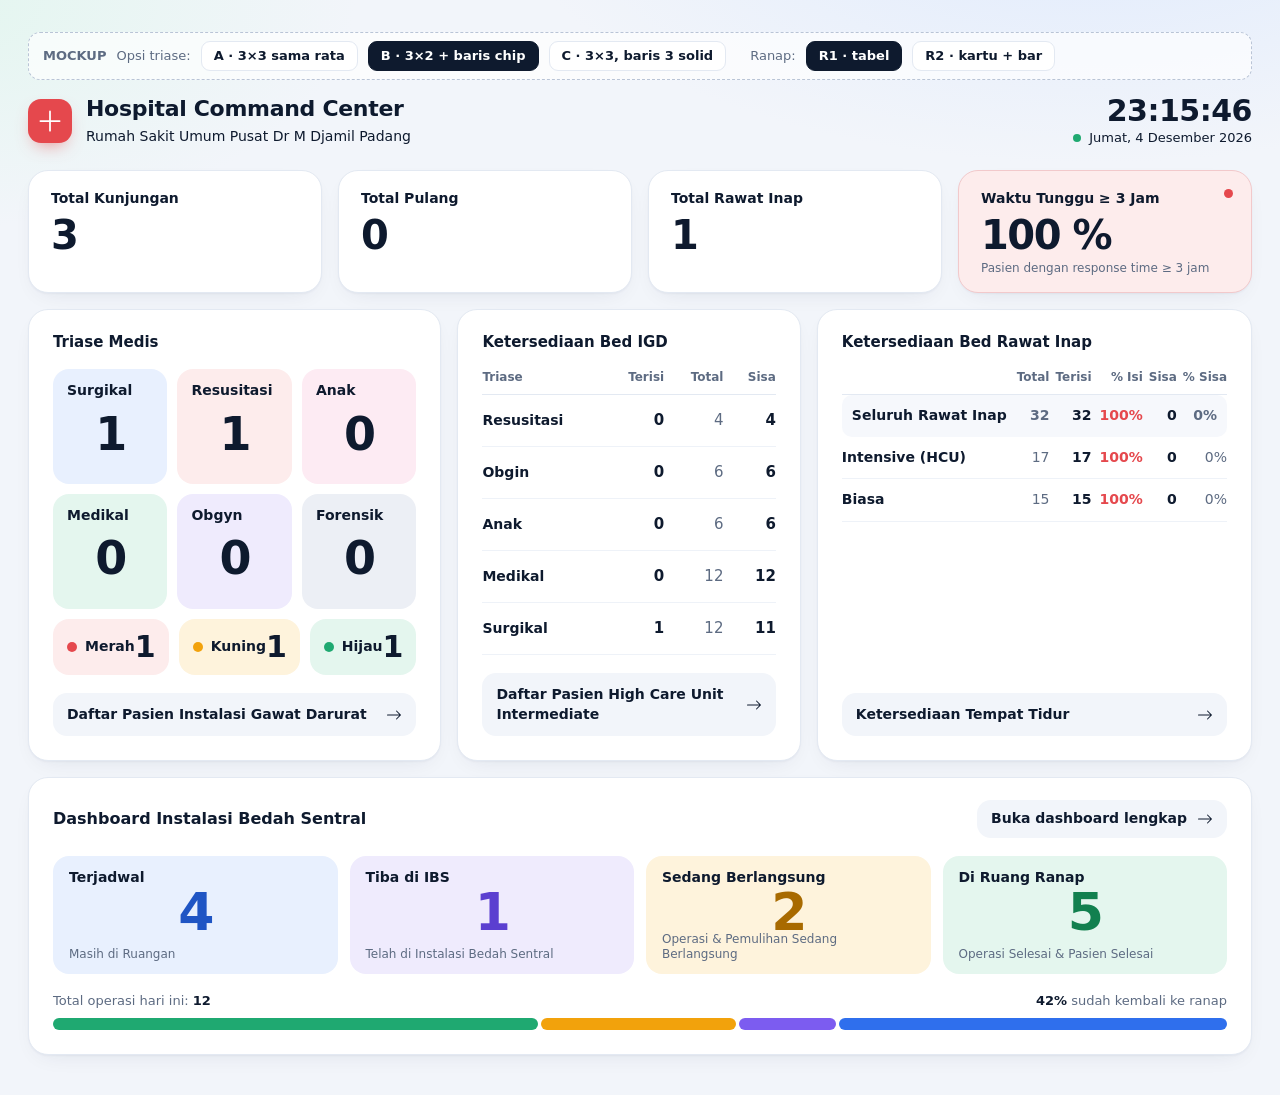
<file: index.html>
<!DOCTYPE html>
<html lang="id">
<head>
<meta charset="UTF-8">
<meta name="viewport" content="width=device-width, initial-scale=1">
<title>Hospital Command Center · Mockup Executive</title>
<style>
:root{--text:#0e1a2e;--muted:#5d6b82;--line:#e3e9f2;--red:#e5484d;--amber:#f2a20c;--green:#1fa971;--blue:#2f6fed}
*{box-sizing:border-box;margin:0;padding:0}
html{color-scheme:light}
body{min-height:100vh;padding:32px 28px 40px;
  background:radial-gradient(900px 420px at 85% -10%,#dfeafd 0%,transparent 65%),radial-gradient(700px 380px at -5% 0%,#e3f6ef 0%,transparent 60%),#f2f5fa;
  color:var(--text);font:15px/1.4 "Segoe UI",system-ui,-apple-system,Roboto,sans-serif;-webkit-font-smoothing:antialiased}
a{color:inherit;text-decoration:none}
.board{display:flex;flex-direction:column;gap:16px;max-width:1280px;margin:0 auto}
.num{font-variant-numeric:tabular-nums}
.ic{display:inline-block;width:1em;height:1em;fill:currentColor;flex:none}

/* Toolbar mock (hapus saat masuk PHP) */
.devbar{max-width:1280px;margin:0 auto 14px;display:flex;align-items:center;gap:10px;flex-wrap:wrap;
  padding:8px 14px;border:1px dashed #b9c4d6;border-radius:12px;background:#ffffffaa;font-size:13px;color:var(--muted)}
.devbar button{font:inherit;font-weight:600;padding:5px 12px;border-radius:9px;border:1px solid var(--line);background:#fff;color:var(--text);cursor:pointer}
.devbar button[aria-pressed="true"]{background:var(--text);color:#fff;border-color:var(--text)}
.devbar button:focus-visible{outline:2px solid var(--blue);outline-offset:2px}

/* Header */
.top{display:flex;justify-content:space-between;align-items:center;flex-wrap:wrap;gap:16px;margin-bottom:6px}
.brand{display:flex;align-items:center;gap:14px}
.brand h1{font-size:22px;font-weight:700;letter-spacing:-.3px;line-height:1.15}
.brand p{margin-top:6px;font-size:14px}
.mark{display:grid;place-items:center;width:44px;height:44px;border-radius:13px;background:var(--red);color:#fff;font-size:28px;box-shadow:0 8px 18px -8px rgba(229,72,77,.7)}
.clock{text-align:right}
.clock b{display:block;font-size:30px;font-weight:700;letter-spacing:-.5px;line-height:1.1;font-variant-numeric:tabular-nums}
.clock span{display:inline-flex;align-items:center;gap:8px;font-size:13px}
.live{width:8px;height:8px;border-radius:50%;background:var(--green);animation:live 2s infinite}
@keyframes live{0%{box-shadow:0 0 0 0 rgba(31,169,113,.5)}70%,100%{box-shadow:0 0 0 8px rgba(31,169,113,0)}}

/* Kartu */
.card{padding:22px 24px 24px;background:#fff;border:1px solid var(--line);border-radius:20px;
  box-shadow:0 1px 2px rgba(16,32,64,.04),0 8px 24px -12px rgba(16,32,64,.12)}
.card h2{margin-bottom:16px;font-size:15px;font-weight:650}

/* Baris 1 */
.kpis{display:grid;grid-template-columns:repeat(4,1fr);gap:16px}
.kpi{display:flex;flex-direction:column;gap:4px;padding:18px 22px 16px}
.kpi span{font-size:14px;font-weight:600}
.kpi b{font-size:40px;font-weight:700;letter-spacing:-1.5px;line-height:1.1}
.kpi small{font-size:12px;color:var(--muted);line-height:1.3}
.k-late{position:relative;background:#fdecec;border-color:#f2c9cb;cursor:pointer;transition:transform .3s,box-shadow .3s,border-color .2s}
.k-late::before{content:"";position:absolute;top:18px;right:18px;width:9px;height:9px;border-radius:50%;background:var(--red);animation:ping 2.2s infinite}
@keyframes ping{0%{box-shadow:0 0 0 0 rgba(229,72,77,.5)}70%,100%{box-shadow:0 0 0 9px rgba(229,72,77,0)}}
.k-late:hover{transform:translateY(-3px);border-color:var(--red);box-shadow:0 14px 26px -16px var(--red)}
.k-late:focus-visible{outline:2px solid var(--red);outline-offset:2px}

/* Baris 2 */
.grid{display:grid;grid-template-columns:1.05fr 1fr 1.2fr;gap:16px}
.c-triase,.c-bed{display:flex;flex-direction:column}

/* Triase: angka di tengah */
.triage{flex:1;display:grid;grid-template-columns:repeat(3,1fr);gap:10px;margin-bottom:18px;align-content:stretch}
.tile{position:relative;display:grid;place-items:center;min-height:96px;padding:14px 12px 10px;border-radius:16px;background:var(--cb);transition:transform .3s,box-shadow .3s}
.tile span{position:absolute;top:12px;left:14px;font-size:14px;font-weight:650}
.tile b{font-size:46px;font-weight:700;letter-spacing:-1.8px;line-height:1;padding-top:10px}
.tile:hover{transform:translateY(-3px);box-shadow:0 12px 22px -14px var(--c)}
.tile:focus-visible{outline:2px solid var(--c);outline-offset:2px}
.t-surgikal{--c:#2f6fed;--cb:#e8f0fe}.t-resusitasi{--c:#e5484d;--cb:#fdecec}.t-anak{--c:#e5679f;--cb:#fdebf3}
.t-medikal{--c:#1fa971;--cb:#e4f6ee}.t-obgyn{--c:#7c5cf0;--cb:#efebfd}.t-forensik{--c:#56657c;--cb:#eceff5}
/* Merah/Kuning/Hijau */
.t-merah{--c:#e5484d;--cb:#fdecec}.t-kuning{--c:#f2a20c;--cb:#fef3dc}.t-hijau{--c:#1fa971;--cb:#e4f6ee}
.solid.t-merah{--cb:#e5484d;color:#fff}.solid.t-kuning{--cb:#f2a20c;color:#2b1d00}.solid.t-hijau{--cb:#1fa971;color:#fff}
/* Opsi B: baris chip tipis */
.chips{display:grid;grid-template-columns:repeat(3,1fr);gap:10px}
.chips .tile{min-height:0;height:56px;padding:0 14px;display:flex;align-items:center;justify-content:space-between}
.chips .tile span{position:static;display:flex;align-items:center;gap:8px}
.chips .tile span::before{content:"";width:10px;height:10px;border-radius:50%;background:var(--c)}
.chips .tile b{padding:0;font-size:30px;letter-spacing:-1px}
.triage-wrap{flex:1;display:flex;flex-direction:column;gap:10px;margin-bottom:18px}
.triage-wrap .triage{margin-bottom:0}

/* Tabel */
.tbl{width:100%;border-collapse:collapse;font-variant-numeric:tabular-nums}
.tbl th{font-size:12px;font-weight:600;color:var(--muted);text-align:right;padding:0 0 8px 8px;border-bottom:1px solid var(--line);white-space:nowrap}
.tbl th:first-child,.tbl td:first-child{text-align:left;padding-left:0}
.tbl td{padding:11px 0 11px 8px;text-align:right;font-size:15px;font-weight:600;border-bottom:1px solid #eef2f8}
.tbl td:first-child{font-weight:600;font-size:14px}
.tbl tr.total td{border-bottom:0;font-weight:700;background:#f6f8fc}
.tbl tr.total td:first-child{padding-left:10px;border-radius:10px 0 0 10px}
.tbl tr.total td:last-child{padding-right:10px;border-radius:0 10px 10px 0}
.tbl tr.grp th{padding:16px 0 6px;border:0;font-size:13px;color:var(--text);text-align:left}
.tbl tr.grp:first-of-type th{padding-top:0}
.tbl td.dim{color:var(--muted);font-weight:500}
.occ{display:flex;align-items:center;justify-content:flex-end;gap:8px}
.occ i{display:block;width:44px;height:6px;border-radius:3px;background:#e9eef6;overflow:hidden}
.occ i u{display:block;height:100%;background:var(--c);border-radius:3px}
.occ em{font-style:normal;min-width:38px;color:var(--c)}
[data-tone=green]{--c:var(--green)}[data-tone=amber]{--c:#d98a00}[data-tone=red]{--c:var(--red)}
.ranap td:first-child{font-size:14px;padding-right:4px}
.ranap td{font-size:14px}
.ranap th{padding-left:6px}

 .tbl td:first-child{white-space:nowrap}
.ranap-wrap{margin-bottom:18px}
.rk{display:flex;flex-direction:column;gap:14px}
.rk-i{padding:12px 14px;border-radius:14px;background:#f6f8fc}
.rk-i.main{background:#eef3fb}
.rk-h{display:flex;justify-content:space-between;align-items:baseline;font-weight:650;font-size:14px}
.rk-h b{font-size:28px;letter-spacing:-1px;color:var(--c)}
.rk-bar{height:8px;border-radius:4px;background:#dfe6f1;margin:6px 0 8px;overflow:hidden}
.rk-bar u{display:block;height:100%;background:var(--c);border-radius:4px}
.rk-f{display:flex;justify-content:space-between;font-size:12.5px;color:var(--muted)}
.rk-f b{color:var(--text)}
.shortcut{display:flex;justify-content:space-between;align-items:center;gap:10px;margin-top:auto;padding:12px 14px;border-radius:14px;background:#f2f5fa;font-size:14px;font-weight:600;transition:background .2s}
.shortcut .ic{font-size:16px;transition:transform .25s}
.shortcut:hover{background:#e8f0fe}.shortcut:hover .ic{transform:translateX(4px)}
.shortcut:focus-visible{outline:2px solid var(--blue);outline-offset:2px}
.c-bed .tbl{margin-bottom:18px}
#tbl-igd td{padding:15px 0 15px 8px}
#tbl-igd td:first-child{padding-left:0}

/* Baris 3: IBS */
.ibs-head{display:flex;justify-content:space-between;align-items:center;gap:12px;margin-bottom:18px;flex-wrap:wrap}
.ibs-head h2{margin:0;font-size:16px}
.ibs-head .shortcut{margin:0;padding:9px 14px}
.flow{display:grid;grid-template-columns:repeat(4,1fr);gap:12px}
.stage{display:grid;place-items:center;position:relative;min-height:118px;padding:14px;border-radius:16px;background:var(--cb)}
.stage span{position:absolute;top:12px;left:16px;font-size:14px;font-weight:650}
.stage small{position:absolute;bottom:11px;left:16px;right:16px;font-size:12px;color:var(--muted);line-height:1.3}
.stage b{font-size:52px;font-weight:700;letter-spacing:-2px;line-height:1;padding-bottom:6px}
.s-jadwal{--cb:#e8f0fe}.s-tiba{--cb:#efebfd}.s-jalan{--cb:#fef3dc}.s-selesai{--cb:#e4f6ee}
.s-jadwal b{color:#1f55c4}.s-tiba b{color:#5b3fd0}.s-jalan b{color:#a86a00}.s-selesai b{color:#12804f}
.prog{margin-top:18px}
.prog-meta{display:flex;justify-content:space-between;font-size:13px;color:var(--muted);margin-bottom:8px}
.prog-meta b{color:var(--text)}
.bar{display:flex;gap:3px;height:12px}
.bar i{display:block;border-radius:6px;min-width:6px}
.bar .b1{background:var(--blue)}.bar .b2{background:var(--amber)}.bar .b4{background:#7c5cf0}.bar .b3{background:var(--green)}

@media (max-width:1100px){.flow{grid-template-columns:1fr 1fr}.kpis{grid-template-columns:repeat(2,1fr)}.grid{grid-template-columns:1fr 1fr}.c-triase{grid-column:1/-1}}
@media (max-width:700px){body{padding:20px 14px 32px}.kpis,.grid{grid-template-columns:1fr}.clock{text-align:left}
  .flow{grid-template-columns:1fr 1fr}}
@media (prefers-reduced-motion:reduce){*,*::before,*::after{animation-duration:.01ms!important;transition-duration:.01ms!important}}
</style>
</head>
<body>

<svg width="0" height="0" style="position:absolute" aria-hidden="true"><defs>
  <symbol id="i-plus" viewBox="0 0 16 16"><path fill-rule="evenodd" d="M8 2a.5.5 0 0 1 .5.5v5h5a.5.5 0 0 1 0 1h-5v5a.5.5 0 0 1-1 0v-5h-5a.5.5 0 0 1 0-1h5v-5A.5.5 0 0 1 8 2Z"/></symbol>
  <symbol id="i-arrow-right" viewBox="0 0 16 16"><path fill-rule="evenodd" d="M1 8a.5.5 0 0 1 .5-.5h11.793l-3.147-3.146a.5.5 0 0 1 .708-.708l4 4a.5.5 0 0 1 0 .708l-4 4a.5.5 0 0 1-.708-.708L13.293 8.5H1.5A.5.5 0 0 1 1 8z"/></symbol>
</defs></svg>

<div class="devbar" role="group" aria-label="Mockup opsi triase">
  <b>MOCKUP</b> Opsi triase:
  <button data-opt="A" aria-pressed="false">A · 3×3 sama rata</button>
  <button data-opt="B" aria-pressed="true">B · 3×2 + baris chip</button>
  <button data-opt="C" aria-pressed="false">C · 3×3, baris 3 solid</button>
  <span style="margin-left:14px">Ranap:</span>
  <button data-r="R1" aria-pressed="true">R1 · tabel</button>
  <button data-r="R2" aria-pressed="false">R2 · kartu + bar</button>
</div>

<main class="board">
  <header class="top">
    <div class="brand">
      <span class="mark" aria-hidden="true"><svg class="ic"><use href="#i-plus"/></svg></span>
      <div><h1>Hospital Command Center</h1><p>Rumah Sakit Umum Pusat Dr M Djamil Padang</p></div>
    </div>
    <div class="clock"><b id="time">--:--:--</b><span><i class="live" aria-hidden="true"></i><em id="date" style="font-style:normal">-</em></span></div>
  </header>

  <section class="kpis" aria-label="Ringkasan">
    <div class="card kpi"><span>Total Kunjungan</span><b class="num">3</b></div>
    <div class="card kpi"><span>Total Pulang</span><b class="num">0</b></div>
    <div class="card kpi"><span>Total Rawat Inap</span><b class="num">1</b></div>
    <a class="card kpi k-late" href="#" title="Persentase pasien dengan waktu tunggu / response time ≥ 3 jam">
      <span>Waktu Tunggu ≥ 3 Jam</span><b class="num">100 %</b><small>Pasien dengan response time ≥ 3 jam</small>
    </a>
  </section>

  <div class="grid">
    <!-- Triase -->
    <section class="card c-triase" aria-label="Triase medis">
      <h2>Triase Medis</h2>
      <div class="triage-wrap" id="triage"></div>
      <a class="shortcut" href="#"><span>Daftar Pasien Instalasi Gawat Darurat</span><svg class="ic"><use href="#i-arrow-right"/></svg></a>
    </section>

    <!-- Bed IGD -->
    <section class="card c-bed" aria-label="Ketersediaan bed IGD">
      <h2>Ketersediaan Bed IGD</h2>
      <table class="tbl" id="tbl-igd"></table>
      <a class="shortcut" href="#"><span>Daftar Pasien High Care Unit Intermediate</span><svg class="ic"><use href="#i-arrow-right"/></svg></a>
    </section>

    <!-- Bed Ranap -->
    <section class="card c-bed" aria-label="Ketersediaan bed rawat inap">
      <h2>Ketersediaan Bed Rawat Inap</h2>
      <div id="ranap" class="ranap-wrap"></div>
      <a class="shortcut" href="#"><span>Ketersediaan Tempat Tidur</span><svg class="ic"><use href="#i-arrow-right"/></svg></a>
    </section>
  </div>

  <!-- IBS -->
  <section class="card" aria-label="Instalasi Bedah Sentral">
    <div class="ibs-head">
      <h2>Dashboard Instalasi Bedah Sentral</h2>
      <a class="shortcut" href="#"><span>Buka dashboard lengkap</span><svg class="ic"><use href="#i-arrow-right"/></svg></a>
    </div>
    <div class="flow" id="ibs-flow"></div>
    <div class="prog" id="ibs-prog"></div>
  </section>
</main>

<script>
(function(){
  /* ===== DATA MOCK (ganti dengan data controller) ===== */
  var triase=[
    {k:'surgikal',l:'Surgikal',v:1},{k:'resusitasi',l:'Resusitasi',v:1},{k:'anak',l:'Anak',v:0},
    {k:'medikal',l:'Medikal',v:0},{k:'obgyn',l:'Obgyn',v:0},{k:'forensik',l:'Forensik',v:0}];
  var level=[{k:'merah',l:'Merah',v:1},{k:'kuning',l:'Kuning',v:1},{k:'hijau',l:'Hijau',v:1}];
  /* IGD: free = bed tersedia (4/4 = semua tersedia) */
  var igd=[{n:'Resusitasi',t:4,f:4},{n:'Obgin',t:6,f:6},{n:'Anak',t:6,f:6},{n:'Medikal',t:12,f:12},{n:'Surgikal',t:12,f:11}];
  var ibs={jadwal:4,tiba:1,jalan:2,selesai:5};

  /* ===== Helper ===== */
  function tone(p){return p>90?'red':(p>=70?'amber':'green');}
  function pct(a,b){return b?Math.round(a/b*100):0;}
  function sum(a,k){return a.reduce(function(s,x){return s+x[k];},0);}
  function tile(x,cls){return '<a class="tile t-'+x.k+(cls?' '+cls:'')+'" href="#"><span>'+x.l+'</span><b class="num">'+x.v+'</b></a>';}

  /* ===== Triase (opsi A/B/C) ===== */
  function renderTriase(opt){
    var h='';
    if(opt==='A'){
      h='<div class="triage">'+triase.map(function(x){return tile(x);}).join('')+level.map(function(x){return tile(x);}).join('')+'</div>';
    }else if(opt==='C'){
      h='<div class="triage">'+triase.map(function(x){return tile(x);}).join('')+level.map(function(x){return tile(x,'solid');}).join('')+'</div>';
    }else{
      h='<div class="triage">'+triase.map(function(x){return tile(x);}).join('')+'</div>'+
        '<div class="chips">'+level.map(function(x){return tile(x);}).join('')+'</div>';
    }
    document.getElementById('triage').innerHTML=h;
    [].forEach.call(document.querySelectorAll('.devbar button'),function(b){b.setAttribute('aria-pressed',b.dataset.opt===opt);});
  }
  [].forEach.call(document.querySelectorAll('.devbar button'),function(b){b.onclick=function(){renderTriase(b.dataset.opt);};});
  renderTriase('B');

  /* ===== Tabel IGD ===== */
  var h='<thead><tr><th>Triase</th><th>Terisi</th><th>Total</th><th>Sisa</th></tr></thead><tbody>';
  igd.forEach(function(r){h+='<tr><td>'+r.n+'</td><td>'+(r.t-r.f)+'</td><td class="dim">'+r.t+'</td><td>'+r.f+'</td></tr>';});
  document.getElementById('tbl-igd').innerHTML=h+'</tbody>';

  /* ===== Ranap kumulatif (R1 tabel / R2 kartu) ===== */
  var rn=[{n:'Intensive (HCU)',t:17,o:17},{n:'Biasa',t:15,o:15}];
  var all={n:'Seluruh Rawat Inap',t:sum(rn,'t'),o:sum(rn,'o')};
  function cell(p){return '<td data-tone="'+tone(p)+'" style="color:var(--c)">'+p+'%</td>';}
  function renderRanap(v){
    var el=document.getElementById('ranap'),x;
    if(v==='R2'){
      x='<div class="rk">'+[all].concat(rn).map(function(r,i){var p=pct(r.o,r.t),f=r.t-r.o;
        return '<div class="rk-i'+(i?'':' main')+'" data-tone="'+tone(p)+'"><div class="rk-h"><span>'+r.n+'</span><b class="num">'+p+'%</b></div>'+
          '<div class="rk-bar"><u style="width:'+p+'%"></u></div>'+
          '<div class="rk-f num"><span><b>'+r.o+'</b> terisi dari <b>'+r.t+'</b> bed</span><span>Sisa <b>'+f+'</b> ('+(100-p)+'%)</span></div></div>';}).join('')+'</div>';
    }else{
      x='<table class="tbl ranap"><thead><tr><th></th><th>Total</th><th>Terisi</th><th>% Isi</th><th>Sisa</th><th>% Sisa</th></tr></thead><tbody>'+
        [all].concat(rn).map(function(r,i){var p=pct(r.o,r.t);
          return '<tr'+(i?'':' class="total"')+'><td>'+r.n+'</td><td class="dim">'+r.t+'</td><td>'+r.o+'</td>'+cell(p)+'<td>'+(r.t-r.o)+'</td><td class="dim">'+(100-p)+'%</td></tr>';}).join('')+'</tbody></table>';
    }
    el.innerHTML=x;
    [].forEach.call(document.querySelectorAll('[data-r]'),function(b){b.setAttribute('aria-pressed',b.dataset.r===v);});
  }
  [].forEach.call(document.querySelectorAll('[data-r]'),function(b){b.onclick=function(){renderRanap(b.dataset.r);};});
  renderRanap('R1');

  /* ===== IBS ===== */
  var tot=ibs.jadwal+ibs.tiba+ibs.jalan+ibs.selesai,ps=pct(ibs.selesai,tot);
  function st(c,l,v,d){return '<div class="stage '+c+'"><span>'+l+'</span><b class="num">'+v+'</b><small>'+d+'</small></div>';}
  document.getElementById('ibs-flow').innerHTML=
    st('s-jadwal','Terjadwal',ibs.jadwal,'Masih di Ruangan')+
    st('s-tiba','Tiba di IBS',ibs.tiba,'Telah di Instalasi Bedah Sentral')+
    st('s-jalan','Sedang Berlangsung',ibs.jalan,'Operasi &amp; Pemulihan Sedang Berlangsung')+
    st('s-selesai','Di Ruang Ranap',ibs.selesai,'Operasi Selesai &amp; Pasien Selesai');
  function seg(n,c){return n?'<i class="'+c+'" style="flex:'+n+'"></i>':'';}
  document.getElementById('ibs-prog').innerHTML=
    '<div class="prog-meta"><span>Total operasi hari ini: <b class="num">'+tot+'</b></span><span><b class="num">'+ps+'%</b> sudah kembali ke ranap</span></div>'+
    '<div class="bar" role="img" aria-label="Terjadwal '+ibs.jadwal+', tiba di IBS '+ibs.tiba+', berlangsung '+ibs.jalan+', di ruang ranap '+ibs.selesai+'">'+seg(ibs.selesai,'b3')+seg(ibs.jalan,'b2')+seg(ibs.tiba,'b4')+seg(ibs.jadwal,'b1')+'</div>';

  /* ===== Jam ===== */
  var hari=['Minggu','Senin','Selasa','Rabu','Kamis','Jumat','Sabtu'],bulan=['Januari','Februari','Maret','April','Mei','Juni','Juli','Agustus','September','Oktober','November','Desember'];
  function pad(n){return n<10?'0'+n:''+n;}
  function tick(){var d=new Date();
    document.getElementById('time').textContent=pad(d.getHours())+':'+pad(d.getMinutes())+':'+pad(d.getSeconds());
    document.getElementById('date').textContent=hari[d.getDay()]+', '+d.getDate()+' '+bulan[d.getMonth()]+' '+d.getFullYear();}
  tick();setInterval(tick,1000);
})();
</script>
</body>
</html>
</file>
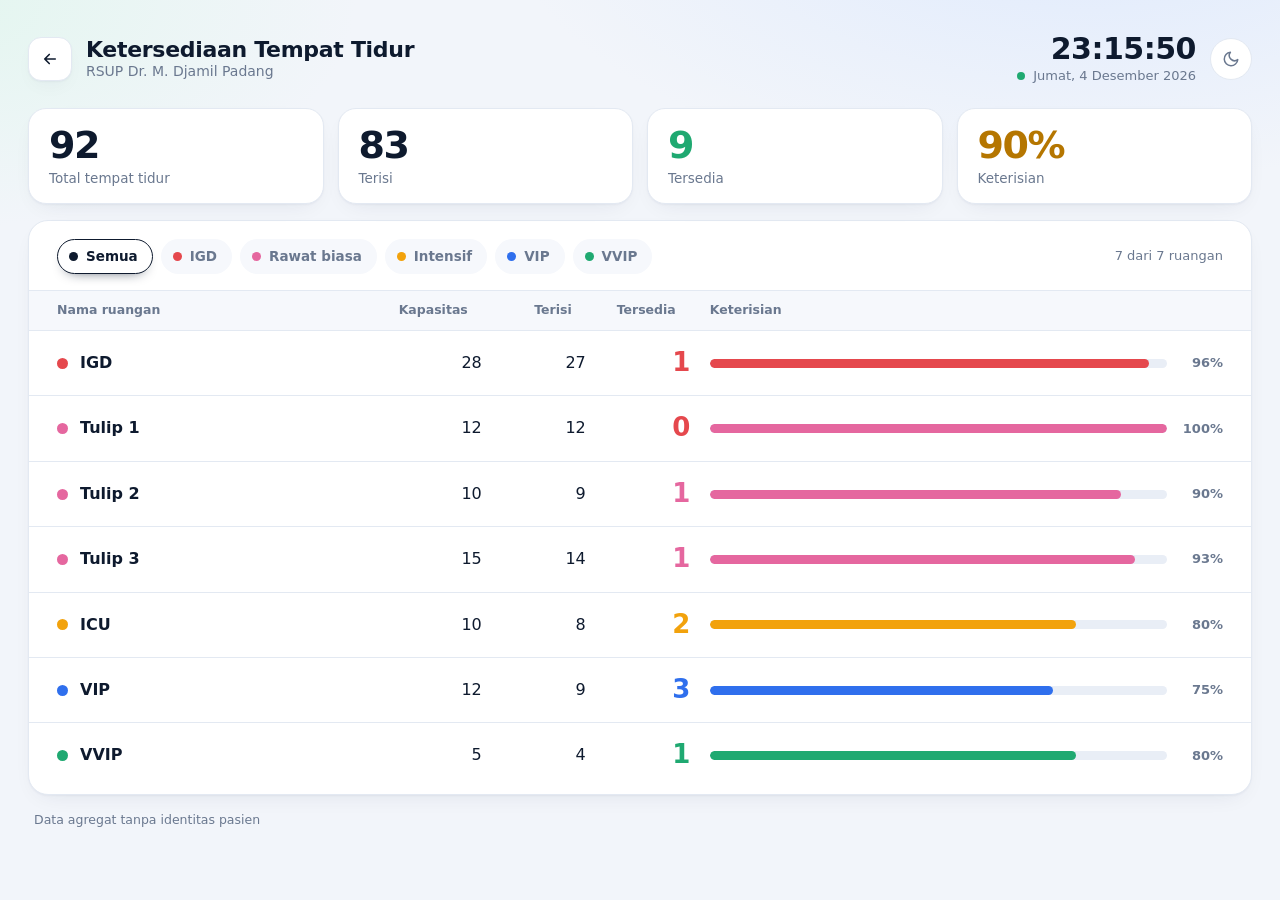
<file: bed/index.html>
<!DOCTYPE html>
<html lang="id">
<head>
<meta charset="UTF-8">
<meta name="viewport" content="width=device-width, initial-scale=1">
<title>Ketersediaan Tempat Tidur · RSUP Dr M Djamil Padang</title>
<script src="../assets/bed/script.js"></script>

<link rel="stylesheet" href="../assets/bed/style.css">
</head>
<body>
<main class="board">
  <header class="top">
    <div class="brand">
      <a class="back" href="../igd/index.html" aria-label="Kembali ke dashboard">
        <svg viewBox="0 0 24 24" width="18" height="18" fill="none" stroke="currentColor" stroke-width="2.2" stroke-linecap="round" stroke-linejoin="round"><path d="M19 12H5M11 6l-6 6 6 6"/></svg>
      </a>
      <div>
        <h1>Ketersediaan Tempat Tidur</h1>
        <p>RSUP Dr. M. Djamil Padang</p>
      </div>
    </div>
    <div class="right">
      <div class="clock">
        <b id="time">--:--:--</b>
        <span><i class="live" id="live" aria-hidden="true"></i><em id="date">-</em></span>
      </div>
      <button class="theme" id="theme" type="button" aria-label="Ganti tema terang atau gelap">
        <svg class="i-moon" viewBox="0 0 24 24" width="18" height="18" fill="none" stroke="currentColor" stroke-width="2" stroke-linecap="round" stroke-linejoin="round"><path d="M21 12.8A9 9 0 1 1 11.2 3a7 7 0 0 0 9.8 9.8z"/></svg>
        <svg class="i-sun" viewBox="0 0 24 24" width="18" height="18" fill="none" stroke="currentColor" stroke-width="2" stroke-linecap="round"><circle cx="12" cy="12" r="4"/><path d="M12 2v2M12 20v2M4.9 4.9l1.4 1.4M17.7 17.7l1.4 1.4M2 12h2M20 12h2M4.9 19.1l1.4-1.4M17.7 6.3l1.4-1.4"/></svg>
      </button>
    </div>
  </header>

  <section class="stats" aria-label="Ringkasan">
    <div class="stat"><b class="num" data-key="cap">0</b><span>Total tempat tidur</span></div>
    <div class="stat"><b class="num" data-key="occ">0</b><span>Terisi</span></div>
    <div class="stat s-green"><b class="num" data-key="free">0</b><span>Tersedia</span></div>
    <div class="stat s-amber"><b class="num" data-key="pct">0</b><span>Keterisian</span></div>
  </section>

  <section class="card list-card">
    <div class="toolbar">
      <div class="chips" id="chips" role="group" aria-label="Filter jenis ruangan"></div>
      <p class="count" id="count"></p>
    </div>

    <div class="scroll"><div class="tbl">
      <div class="grid head" role="row">
        <button type="button" data-sort="name">Nama ruangan<i></i></button>
        <button type="button" data-sort="cap" class="n">Kapasitas<i></i></button>
        <button type="button" data-sort="occ" class="n">Terisi<i></i></button>
        <button type="button" data-sort="free" class="n">Tersedia<i></i></button>
        <button type="button" data-sort="pct">Keterisian<i></i></button>
      </div>
      <div id="rows"></div>
    </div></div>

    <div class="empty" id="empty" hidden>
      <p>Tidak ada ruangan pada kategori ini.</p>
      <button type="button" id="reset">Tampilkan semua</button>
    </div>
  </section>

  <footer class="note">Data agregat tanpa identitas pasien</footer>
</main>
</body>
</html>
</file>
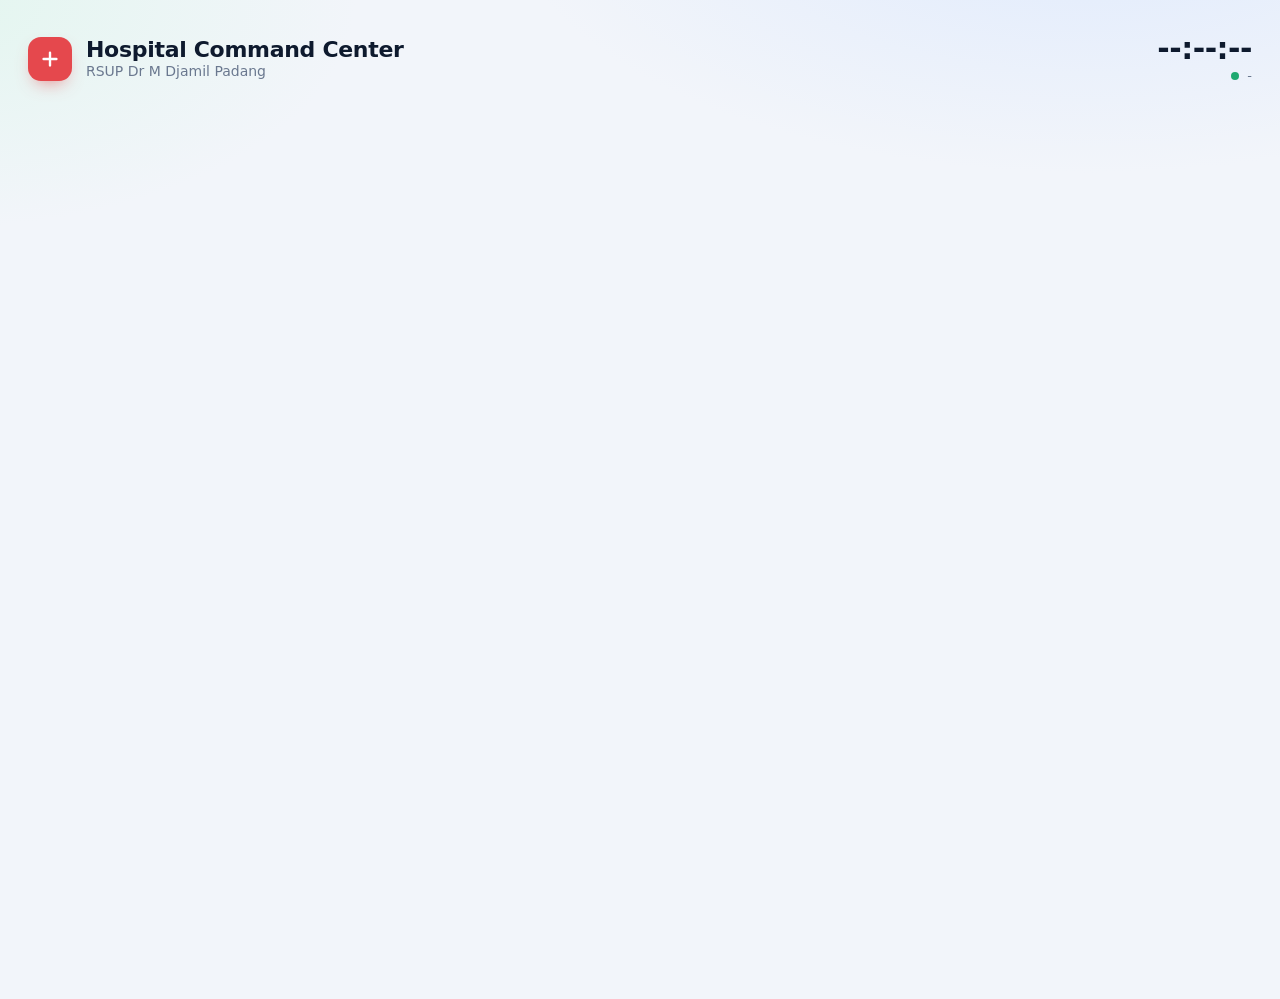
<file: igd/index.html>
<!DOCTYPE html>
<html lang="id">
<head>
<meta charset="UTF-8">
<meta name="viewport" content="width=device-width, initial-scale=1">
<title>Hospital Command Center · RSUP Dr M Djamil Padang</title>
<script src="../assets/igd/script.js"></script>

<link rel="stylesheet" href="../assets/igd/style.css">
</head>
<body>
<main class="board">
  <header class="top">
    <div class="brand">
      <span class="mark" aria-hidden="true"><svg viewBox="0 0 24 24" width="22" height="22" fill="none" stroke="currentColor" stroke-width="2.6" stroke-linecap="round"><path d="M12 5v14M5 12h14"/></svg></span>
      <div>
        <h1>Hospital Command Center</h1>
        <p>RSUP Dr M Djamil Padang</p>
      </div>
    </div>
    <div class="clock">
      <b id="time">--:--:--</b>
      <span><i class="live" aria-hidden="true"></i><em id="date">-</em></span>
    </div>
  </header>

  <div class="grid">
    <!-- IGD -->
    <section class="card c-igd">
      <h2>Pasien IGD</h2>
      <div class="triage">
        <a class="tile t-surgikal" href="#" data-triage="surgikal"><span>Surgikal</span><b class="num">14</b><svg class="go" viewBox="0 0 24 24" width="16" height="16" fill="none" stroke="currentColor" stroke-width="2.4" stroke-linecap="round" stroke-linejoin="round" aria-hidden="true"><path d="M7 17L17 7M8 7h9v9"/></svg></a>
        <a class="tile t-resusitasi" href="#" data-triage="resusitasi"><span>Resusitasi</span><b class="num">3</b><svg class="go" viewBox="0 0 24 24" width="16" height="16" fill="none" stroke="currentColor" stroke-width="2.4" stroke-linecap="round" stroke-linejoin="round" aria-hidden="true"><path d="M7 17L17 7M8 7h9v9"/></svg></a>
        <a class="tile t-anak" href="#" data-triage="anak"><span>Anak</span><b class="num">11</b><svg class="go" viewBox="0 0 24 24" width="16" height="16" fill="none" stroke="currentColor" stroke-width="2.4" stroke-linecap="round" stroke-linejoin="round" aria-hidden="true"><path d="M7 17L17 7M8 7h9v9"/></svg></a>
        <a class="tile t-medikal" href="#" data-triage="medikal"><span>Medikal</span><b class="num">22</b><svg class="go" viewBox="0 0 24 24" width="16" height="16" fill="none" stroke="currentColor" stroke-width="2.4" stroke-linecap="round" stroke-linejoin="round" aria-hidden="true"><path d="M7 17L17 7M8 7h9v9"/></svg></a>
        <a class="tile t-obgyn" href="#" data-triage="obgyn"><span>Obgyn</span><b class="num">6</b><svg class="go" viewBox="0 0 24 24" width="16" height="16" fill="none" stroke="currentColor" stroke-width="2.4" stroke-linecap="round" stroke-linejoin="round" aria-hidden="true"><path d="M7 17L17 7M8 7h9v9"/></svg></a>
        <a class="tile t-forensik" href="#" data-triage="forensik"><span>Forensik</span><b class="num">2</b><svg class="go" viewBox="0 0 24 24" width="16" height="16" fill="none" stroke="currentColor" stroke-width="2.4" stroke-linecap="round" stroke-linejoin="round" aria-hidden="true"><path d="M7 17L17 7M8 7h9v9"/></svg></a>
      </div>
      <dl class="lines">
        <div><dt>Total kunjungan</dt><dd class="num">87</dd></div>
        <div><dt>Rerata respon time</dt><dd>00:14:20</dd></div>
        <div><dt>Rerata waktu tunggu</dt><dd>02:05:40</dd></div>
      </dl>
      <a class="shortcut" href="patient.html"><span>Daftar Pasien Instalasi Gawat Darurat</span><svg viewBox="0 0 24 24" width="18" height="18" fill="none" stroke="currentColor" stroke-width="2.2" stroke-linecap="round" stroke-linejoin="round" aria-hidden="true"><path d="M5 12h14M13 6l6 6-6 6"/></svg></a>
    </section>

    <!-- Bed -->
    <section class="card c-bed">
      <h2>Ketersediaan Kamar</h2>
      <div class="bed" data-free="2" data-total="10" data-tone="red">
        <div class="bed-head"><span>ICU</span><span class="bed-free"><b class="num">2</b><small>dari 10</small></span></div>
        <div class="seg"></div>
      </div>
      <div class="bed" data-free="5" data-total="40" data-tone="amber">
        <div class="bed-head"><span>Kelas 1</span><span class="bed-free"><b class="num">5</b><small>dari 40</small></span></div>
        <div class="seg"></div>
      </div>
      <div class="bed" data-free="1" data-total="5" data-tone="red">
        <div class="bed-head"><span>VVIP</span><span class="bed-free"><b class="num">1</b><small>dari 5</small></span></div>
        <div class="seg"></div>
      </div>
      <a class="shortcut" href="../bed/index.html"><span>Ketersediaan Tempat Tidur</span><svg viewBox="0 0 24 24" width="18" height="18" fill="none" stroke="currentColor" stroke-width="2.2" stroke-linecap="round" stroke-linejoin="round" aria-hidden="true"><path d="M5 12h14M13 6l6 6-6 6"/></svg></a>
    </section>

    <div class="c-side">
      <!-- OK -->
      <a class="card c-ok c-panel" href="../operasi/index.html" aria-label="Dashboard Instalasi Bedah Sentral">
        <span class="panel-label">Kamar Operasi</span>
        <span class="panel-title">Dashboard Instalasi Bedah Sentral</span>
        <span class="panel-go" aria-hidden="true"><svg viewBox="0 0 24 24" width="18" height="18" fill="none" stroke="currentColor" stroke-width="2.4" stroke-linecap="round" stroke-linejoin="round"><path d="M5 12h14M13 6l6 6-6 6"/></svg></span>
      </a>

      <!-- Respon time >= 4 jam -->
      <a class="card c-late" href="#" data-page="respon-4jam" aria-label="Pasien dengan respon time 4 jam atau lebih">
        <span class="late-label">Respon time ≥ 4 jam</span>
        <span class="late-main"><b class="num">5</b><small>pasien</small></span>
        <span class="late-go" aria-hidden="true"><svg viewBox="0 0 24 24" width="18" height="18" fill="none" stroke="currentColor" stroke-width="2.4" stroke-linecap="round" stroke-linejoin="round" aria-hidden="true"><path d="M5 12h14M13 6l6 6-6 6"/></svg></span>
      </a>
    </div>

    <!-- Rawatan -->
    <section class="card c-rawat">
      <h2>Pasien Rawatan</h2>
      <div class="quad">
        <div><span>Total rawat inap</span><b class="num">142</b></div>
        <div><span>Rawat inap saat ini</span><b class="num">147</b></div>
        <div class="q-blue"><span>Pasien baru</span><b class="num">23</b></div>
        <div class="q-green"><span>Pasien pulang</span><b class="num">18</b></div>
      </div>
    </section>

    <!-- Grafik -->
    <section class="card c-chart">
      <h2>Grafik</h2>
      <div class="charts">
        <button class="chart-card" type="button" data-chart="arrival" aria-label="Perbesar grafik kedatangan pasien ranap per jam">
          <span class="chart-label">Kedatangan ranap / jam</span>
          <svg class="spark"></svg>
        </button>
        <button class="chart-card" type="button" data-chart="triage" aria-label="Perbesar grafik triase merah per jam">
          <span class="chart-label">Triase merah / jam</span>
          <svg class="spark"></svg>
        </button>
        <button class="chart-card" type="button" data-chart="respon" aria-label="Perbesar grafik respon time">
          <span class="chart-label">Respon time (menit)</span>
          <svg class="spark"></svg>
        </button>
        <button class="chart-card" type="button" data-chart="wait" aria-label="Perbesar grafik waktu tunggu">
          <span class="chart-label">Waktu tunggu (menit)</span>
          <svg class="spark"></svg>
        </button>
      </div>
    </section>

    <!-- Logistik -->
    <section class="card c-log">
      <h2>Logistik</h2>
      <div class="blood">
        <div class="bt ok" style="--lvl:.6"><i></i><span>Gol. A</span><b class="num">18</b><em>Aman</em></div>
        <div class="bt warn" style="--lvl:.4"><i></i><span>Gol. B</span><b class="num">12</b><em>Menipis</em></div>
        <div class="bt ok" style="--lvl:.23"><i></i><span>Gol. AB</span><b class="num">7</b><em>Aman</em></div>
        <div class="bt crit" style="--lvl:.07"><i></i><span>Gol. O</span><b class="num">2</b><em>Kritis</em></div>
      </div>
      <div class="oxy">
        <svg viewBox="0 0 44 44" width="56" height="56" aria-hidden="true">
          <circle cx="22" cy="22" r="18" fill="none" stroke="var(--track)" stroke-width="5"/>
          <circle id="oxy-ring" cx="22" cy="22" r="18" fill="none" stroke="var(--green)" stroke-width="5" stroke-linecap="round" pathLength="100" stroke-dasharray="0 100" transform="rotate(-90 22 22)"/>
        </svg>
        <div><span>Oksigen sentral</span><b><span class="num">85</span>%</b></div>
        <em class="pill ok">Aman</em>
      </div>
    </section>
  </div>
</main>

<div class="modal" id="modal" hidden>
  <div class="modal-backdrop" data-close></div>
  <div class="modal-box" role="dialog" aria-modal="true" aria-labelledby="modal-title">
    <div class="modal-head">
      <h3 id="modal-title"></h3>
      <button class="modal-close" type="button" data-close aria-label="Tutup">
        <svg viewBox="0 0 24 24" width="18" height="18" fill="none" stroke="currentColor" stroke-width="2" stroke-linecap="round"><path d="M6 6l12 12M18 6L6 18"/></svg>
      </button>
    </div>
    <div class="modal-stats" id="modal-stats"></div>
    <div class="big-wrap">
      <svg id="big" role="img"></svg>
      <div class="tip" id="tip"></div>
    </div>
  </div>
</div>
</body>
</html>
</file>
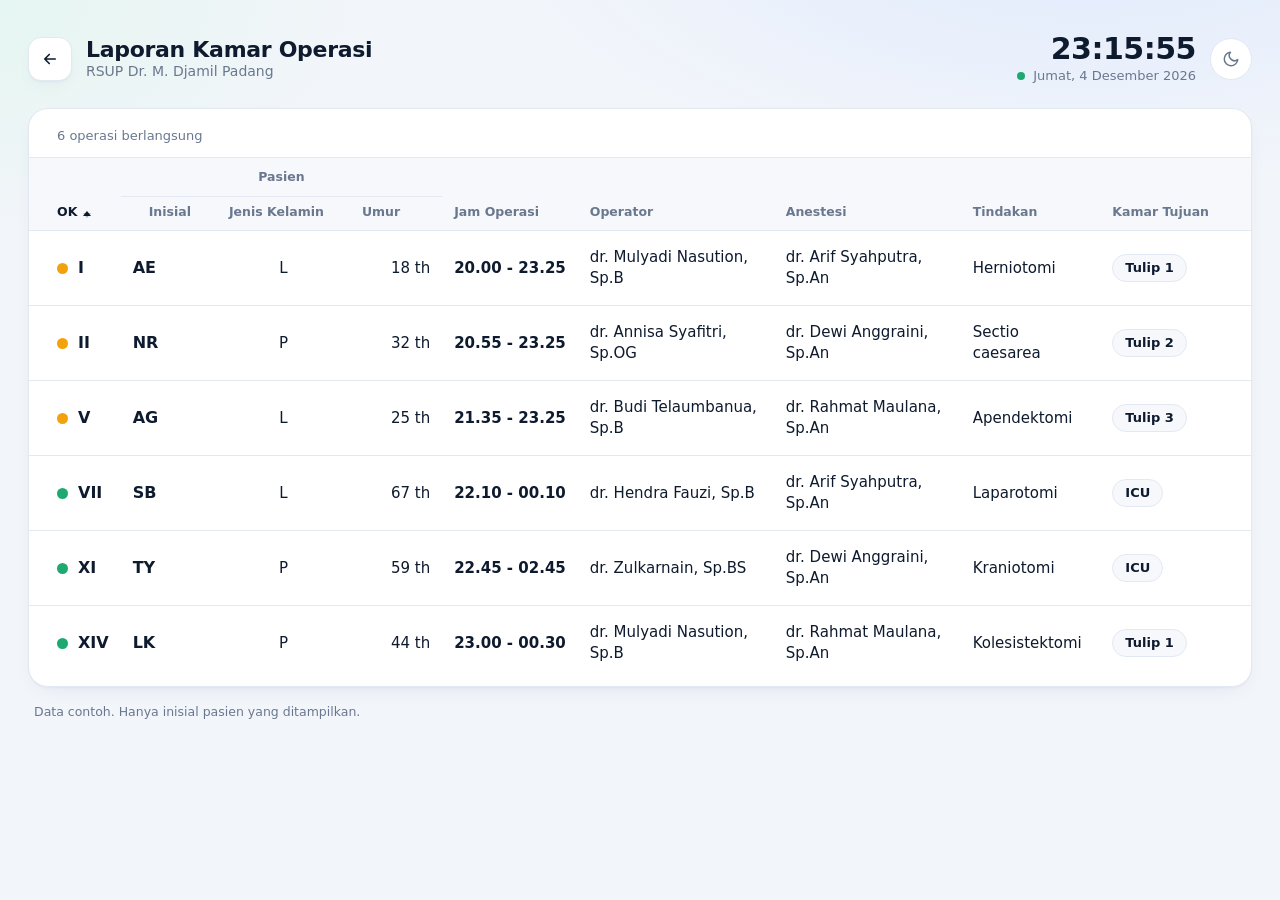
<file: operasi/index.html>
<!DOCTYPE html>
<html lang="id">
<head>
<meta charset="UTF-8">
<meta name="viewport" content="width=device-width, initial-scale=1">
<title>Laporan Kamar Operasi · RSUP Dr M Djamil Padang</title>
<link rel="stylesheet" href="../assets/operasi/style.css">
<script src="../assets/operasi/script.js" defer></script>
</head>
<body>
<main class="board">
  <header class="top">
    <div class="brand">
      <a class="back" href="../igd/index.html" aria-label="Kembali ke dashboard">
        <svg viewBox="0 0 24 24" width="18" height="18" fill="none" stroke="currentColor" stroke-width="2.2" stroke-linecap="round" stroke-linejoin="round"><path d="M19 12H5M11 6l-6 6 6 6"/></svg>
      </a>
      <div><h1>Laporan Kamar Operasi</h1><p>RSUP Dr. M. Djamil Padang</p></div>
    </div>
    <div class="right">
      <div class="clock"><b id="time">--:--:--</b><span><i class="live" aria-hidden="true"></i><em id="date">-</em></span></div>
      <button class="theme" id="theme" type="button" aria-label="Ganti tema terang atau gelap">
        <svg class="i-moon" viewBox="0 0 24 24" width="18" height="18" fill="none" stroke="currentColor" stroke-width="2" stroke-linecap="round" stroke-linejoin="round"><path d="M21 12.8A9 9 0 1 1 11.2 3a7 7 0 0 0 9.8 9.8z"/></svg>
        <svg class="i-sun" viewBox="0 0 24 24" width="18" height="18" fill="none" stroke="currentColor" stroke-width="2" stroke-linecap="round"><circle cx="12" cy="12" r="4"/><path d="M12 2v2M12 20v2M4.9 4.9l1.4 1.4M17.7 17.7l1.4 1.4M2 12h2M20 12h2M4.9 19.1l1.4-1.4M17.7 6.3l1.4-1.4"/></svg>
      </button>
    </div>
  </header>

  <!-- <section class="stats" aria-label="Ringkasan">
    <div class="stat"><b class="num" data-key="cap">0</b><span>Total kamar operasi</span></div>
    <div class="stat"><b class="num" data-key="occ">0</b><span>Sedang dipakai</span></div>
    <div class="stat s-green"><b class="num" data-key="free">0</b><span>Tersedia</span></div>
    <div class="stat s-amber"><b class="num" data-key="pct">0</b><span>Keterisian</span></div>
  </section> -->

  <section class="card list-card">
    <p class="count" id="count"></p>

    <div class="scroll"><table>
      <thead>
        <tr>
          <th rowspan="2"><button type="button" data-sort="ok">OK<i></i></button></th>
          <th colspan="3" class="grp">Pasien</th>
          <th rowspan="2"><button type="button" data-sort="end">Jam Operasi<i></i></button></th>
          <th rowspan="2"><button type="button" data-sort="op">Operator<i></i></button></th>
          <th rowspan="2"><button type="button" data-sort="an">Anestesi<i></i></button></th>
          <th rowspan="2"><button type="button" data-sort="act">Tindakan<i></i></button></th>
          <th rowspan="2"><button type="button" data-sort="dest">Kamar Tujuan<i></i></button></th>
        </tr>
        <tr class="sub">
          <th><button type="button" data-sort="ini">Inisial<i></i></button></th>
          <th class="c-sx"><button type="button" data-sort="sx">Jenis Kelamin<i></i></button></th>
          <th class="c-age"><button type="button" data-sort="age">Umur<i></i></button></th>
        </tr>
      </thead>
      <tbody id="rows"></tbody>
    </table></div>

    <div class="empty" id="empty" hidden><p>Tidak ada operasi berlangsung.</p></div>
  </section>
  <footer class="note">Data contoh. Hanya inisial pasien yang ditampilkan.</footer>
</main>
</body>
</html>
</file>
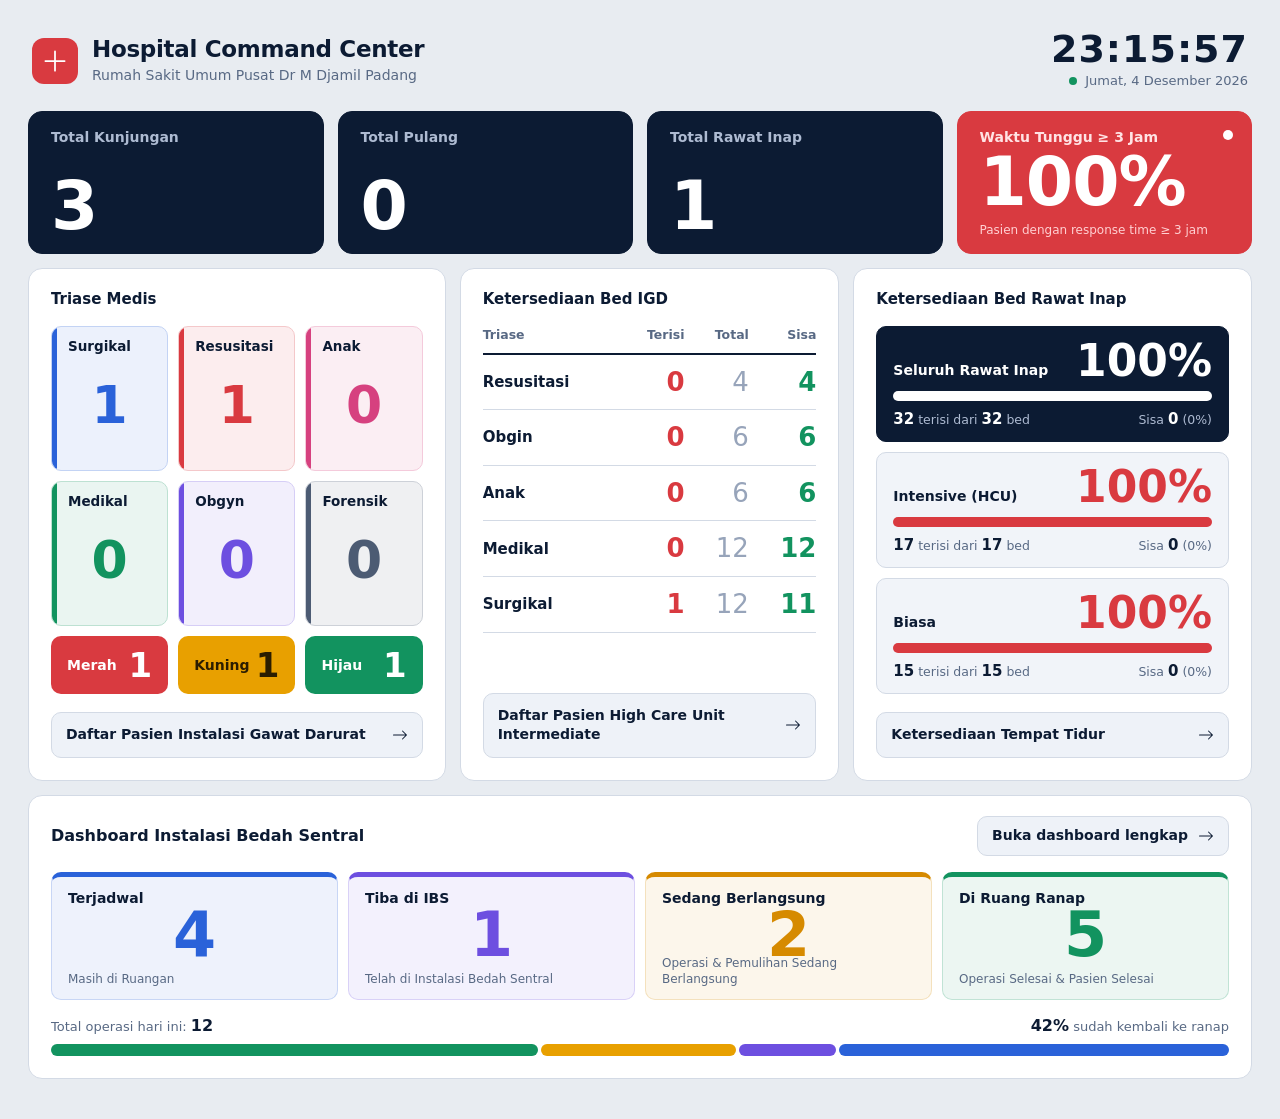
<file: freestyle.html>
<!DOCTYPE html>
<html lang="id">
<head>
<meta charset="UTF-8">
<meta name="viewport" content="width=device-width, initial-scale=1">
<title>Hospital Command Center · RSUP Dr M Djamil Padang</title>
<style>
:root{
  --paper:#e8ecf1; --ink:#0c1b33; --panel:#fff; --line:#d3dae5; --muted:#586984;
  --red:#d93a40; --amber:#e8a000; --green:#12935f; --blue:#2a62d9; --violet:#6d4fe0;
  --num:"DIN Alternate","Bahnschrift","Roboto Condensed","Arial Narrow",system-ui,sans-serif;
}
*{box-sizing:border-box;margin:0;padding:0}
body{min-height:100vh;padding:30px 28px 40px;background:var(--paper);color:var(--ink);
  font:15px/1.4 "Segoe UI",system-ui,-apple-system,Roboto,sans-serif;-webkit-font-smoothing:antialiased}
a{color:inherit;text-decoration:none}
.board{display:flex;flex-direction:column;gap:14px;max-width:1280px;margin:0 auto}
.n{font-family:var(--num);font-variant-numeric:tabular-nums;font-weight:700}
.ic{display:inline-block;width:1em;height:1em;fill:currentColor;flex:none}
:focus-visible{outline:2px solid var(--blue);outline-offset:2px}

/* Header */
.top{display:flex;justify-content:space-between;align-items:center;flex-wrap:wrap;gap:16px;padding:0 4px 6px}
.brand{display:flex;align-items:center;gap:14px}
.mark{display:grid;place-items:center;width:46px;height:46px;border-radius:12px;background:var(--red);color:#fff;font-size:28px}
.brand h1{font-size:23px;font-weight:700;letter-spacing:-.3px;line-height:1.15}
.brand p{margin-top:4px;font-size:14px;color:var(--muted)}
.clock{text-align:right}
.clock b{display:block;font:700 38px/1 var(--num);letter-spacing:1px;font-variant-numeric:tabular-nums}
.clock span{display:inline-flex;align-items:center;gap:8px;margin-top:4px;font-size:13px;color:var(--muted)}
.live{width:8px;height:8px;border-radius:50%;background:var(--green);animation:live 2s infinite}
@keyframes live{0%{box-shadow:0 0 0 0 rgba(18,147,95,.5)}70%,100%{box-shadow:0 0 0 8px rgba(18,147,95,0)}}

/* Panel */
.card{background:var(--panel);border:1px solid var(--line);border-radius:14px;padding:20px 22px 22px}
.card h2{margin-bottom:16px;font-size:15px;font-weight:700}

/* KPI: pita tinta, angka jadi tokoh utama */
.kpis{display:grid;grid-template-columns:repeat(4,1fr);gap:14px}
.kpi{display:flex;flex-direction:column;gap:2px;padding:16px 22px 14px;background:var(--ink);border-color:var(--ink);color:#fff;border-radius:14px;min-height:128px}
.kpi span{font-size:14px;font-weight:600;color:#aebbd2}
.kpi b{margin-top:auto;font-size:68px;line-height:.95;letter-spacing:-1px}
.kpi small{font-size:12px;color:#ffd0d2;margin-top:6px}
.k-late{position:relative;background:var(--red);border-color:var(--red)}
.k-late span{color:#ffe3e4}
.k-late::before{content:"";position:absolute;top:18px;right:18px;width:10px;height:10px;border-radius:50%;background:#fff;animation:ping 2.2s infinite}
@keyframes ping{0%{box-shadow:0 0 0 0 rgba(255,255,255,.7)}70%,100%{box-shadow:0 0 0 10px rgba(255,255,255,0)}}
.k-late:hover{filter:brightness(1.06)}

/* Baris 2 */
.grid{display:grid;grid-template-columns:1.1fr 1fr 1.05fr;gap:14px}
.c-triase,.c-bed{display:flex;flex-direction:column}

/* Triase */
.tri-wrap{flex:1;display:flex;flex-direction:column;gap:10px;margin-bottom:18px}
.triage{flex:1;display:grid;grid-template-columns:repeat(3,1fr);gap:10px}
.tile{position:relative;display:grid;place-items:center;min-height:96px;padding:12px;border-radius:10px;background:color-mix(in srgb,var(--c) 9%,#fff);border:1px solid color-mix(in srgb,var(--c) 28%,#fff);overflow:hidden}
.tile::before{content:"";position:absolute;left:0;top:0;bottom:0;width:5px;background:var(--c)}
.tile span{position:absolute;top:10px;left:16px;font-size:13.5px;font-weight:650}
.tile b{font-size:52px;line-height:1;padding-top:12px;color:var(--c)}
.tile:hover{border-color:var(--c)}
.t-surgikal{--c:#2a62d9}.t-resusitasi{--c:#d93a40}.t-anak{--c:#d6417f}
.t-medikal{--c:#12935f}.t-obgyn{--c:#6d4fe0}.t-forensik{--c:#4c5b73}
.chips{display:grid;grid-template-columns:repeat(3,1fr);gap:10px}
.chip{display:flex;align-items:center;justify-content:space-between;height:58px;padding:0 16px;border-radius:10px;font-weight:700;font-size:14px}
.chip b{font-size:34px;line-height:1}
.c-merah{background:var(--red);color:#fff}.c-kuning{background:var(--amber);color:#2b1d00}.c-hijau{background:var(--green);color:#fff}

/* Tabel IGD */
.tbl{width:100%;border-collapse:collapse}
.tbl th{padding:0 0 9px 8px;text-align:right;font-size:12.5px;font-weight:600;color:var(--muted);border-bottom:2px solid var(--ink);white-space:nowrap}
.tbl td{padding:13px 0 13px 8px;text-align:right;border-bottom:1px solid var(--line);font-size:26px;line-height:1.1}
.tbl th:first-child,.tbl td:first-child{text-align:left;padding-left:0}
.tbl td:first-child{font:600 15px/1.2 "Segoe UI",system-ui,sans-serif}
.tbl td.t{color:#97a4ba;font-weight:500}
.tbl td.o{color:var(--red)}
.tbl td.s{color:var(--green)}
.tbl-wrap{margin-bottom:18px}

/* Ranap kumulatif */
.rk{display:flex;flex-direction:column;gap:10px;margin-bottom:18px}
.rk-i{padding:14px 16px 13px;border-radius:10px;background:#f1f4f9;border:1px solid var(--line)}
.rk-i.main{background:var(--ink);border-color:var(--ink);color:#fff}
.rk-h{display:flex;justify-content:space-between;align-items:flex-end}
.rk-h span{font-size:14px;font-weight:650}
.rk-h b{font-size:44px;line-height:.9;color:var(--c)}
.rk-i.main .rk-h b{color:#fff}
.rk-bar{display:flex;height:10px;margin:10px 0 9px;border-radius:5px;overflow:hidden;background:#d6deea}
.rk-i.main .rk-bar{background:#2a3b5a}
.rk-bar u{display:block;background:var(--c)}
.rk-i.main .rk-bar u{background:#fff}
.rk-f{display:flex;justify-content:space-between;font-size:12.5px;color:var(--muted)}
.rk-i.main .rk-f{color:#aebbd2}
.rk-f b{font:700 15px var(--num);color:var(--ink)}
.rk-i.main .rk-f b{color:#fff}
[data-tone=green]{--c:var(--green)}[data-tone=amber]{--c:#c98400}[data-tone=red]{--c:var(--red)}

.shortcut{display:flex;justify-content:space-between;align-items:center;gap:10px;margin-top:auto;padding:12px 14px;border-radius:10px;background:#eef2f8;border:1px solid var(--line);font-size:14px;font-weight:600;transition:background .2s}
.shortcut .ic{font-size:16px;transition:transform .25s}
.shortcut:hover{background:#dfe8f8}.shortcut:hover .ic{transform:translateX(4px)}

/* IBS */
.ibs-head{display:flex;justify-content:space-between;align-items:center;gap:12px;flex-wrap:wrap;margin-bottom:16px}
.ibs-head h2{margin:0;font-size:16px}
.ibs-head .shortcut{margin:0;padding:9px 14px}
.flow{display:grid;grid-template-columns:repeat(4,1fr);gap:10px}
.stage{position:relative;display:grid;place-items:center;min-height:128px;padding:14px 16px;border-radius:10px;background:color-mix(in srgb,var(--c) 8%,#fff);border:1px solid color-mix(in srgb,var(--c) 26%,#fff);border-top:5px solid var(--c)}
.stage span{position:absolute;top:12px;left:16px;font-size:14px;font-weight:700}
.stage small{position:absolute;bottom:11px;left:16px;right:16px;font-size:12px;color:var(--muted);line-height:1.3}
.stage b{font-size:62px;line-height:1;padding-bottom:6px;color:var(--c)}
.s-jadwal{--c:#2a62d9}.s-tiba{--c:#6d4fe0}.s-jalan{--c:#d68a00}.s-selesai{--c:#12935f}
.prog{margin-top:16px}
.prog-meta{display:flex;justify-content:space-between;font-size:13px;color:var(--muted);margin-bottom:8px}
.prog-meta b{font:700 16px var(--num);color:var(--ink)}
.bar{display:flex;gap:3px;height:12px}
.bar i{display:block;border-radius:6px;min-width:6px}

@media (max-width:1100px){.kpis{grid-template-columns:repeat(2,1fr)}.grid{grid-template-columns:1fr 1fr}.c-triase{grid-column:1/-1}.flow{grid-template-columns:1fr 1fr}}
@media (max-width:700px){body{padding:20px 14px 32px}.kpis,.grid{grid-template-columns:1fr}.clock{text-align:left}.flow{grid-template-columns:1fr 1fr}}
@media (prefers-reduced-motion:reduce){*,*::before,*::after{animation-duration:.01ms!important;transition-duration:.01ms!important}}
</style>
</head>
<body>

<svg width="0" height="0" style="position:absolute" aria-hidden="true"><defs>
  <symbol id="i-plus" viewBox="0 0 16 16"><path fill-rule="evenodd" d="M8 2a.5.5 0 0 1 .5.5v5h5a.5.5 0 0 1 0 1h-5v5a.5.5 0 0 1-1 0v-5h-5a.5.5 0 0 1 0-1h5v-5A.5.5 0 0 1 8 2Z"/></symbol>
  <symbol id="i-arrow-right" viewBox="0 0 16 16"><path fill-rule="evenodd" d="M1 8a.5.5 0 0 1 .5-.5h11.793l-3.147-3.146a.5.5 0 0 1 .708-.708l4 4a.5.5 0 0 1 0 .708l-4 4a.5.5 0 0 1-.708-.708L13.293 8.5H1.5A.5.5 0 0 1 1 8z"/></symbol>
</defs></svg>

<main class="board">
  <header class="top">
    <div class="brand">
      <span class="mark" aria-hidden="true"><svg class="ic"><use href="#i-plus"/></svg></span>
      <div><h1>Hospital Command Center</h1><p>Rumah Sakit Umum Pusat Dr M Djamil Padang</p></div>
    </div>
    <div class="clock"><b id="time">--:--:--</b><span><i class="live" aria-hidden="true"></i><em id="date" style="font-style:normal">-</em></span></div>
  </header>

  <section class="kpis" aria-label="Ringkasan">
    <div class="card kpi"><span>Total Kunjungan</span><b class="n">3</b></div>
    <div class="card kpi"><span>Total Pulang</span><b class="n">0</b></div>
    <div class="card kpi"><span>Total Rawat Inap</span><b class="n">1</b></div>
    <a class="card kpi k-late" href="#" title="Persentase pasien dengan waktu tunggu / response time ≥ 3 jam">
      <span>Waktu Tunggu ≥ 3 Jam</span><b class="n">100%</b><small>Pasien dengan response time ≥ 3 jam</small>
    </a>
  </section>

  <div class="grid">
    <section class="card c-triase" aria-label="Triase medis">
      <h2>Triase Medis</h2>
      <div class="tri-wrap" id="triage"></div>
      <a class="shortcut" href="#"><span>Daftar Pasien Instalasi Gawat Darurat</span><svg class="ic"><use href="#i-arrow-right"/></svg></a>
    </section>

    <section class="card c-bed" aria-label="Ketersediaan bed IGD">
      <h2>Ketersediaan Bed IGD</h2>
      <div class="tbl-wrap"><table class="tbl" id="tbl-igd"></table></div>
      <a class="shortcut" href="#"><span>Daftar Pasien High Care Unit Intermediate</span><svg class="ic"><use href="#i-arrow-right"/></svg></a>
    </section>

    <section class="card c-bed" aria-label="Ketersediaan bed rawat inap">
      <h2>Ketersediaan Bed Rawat Inap</h2>
      <div class="rk" id="ranap"></div>
      <a class="shortcut" href="#"><span>Ketersediaan Tempat Tidur</span><svg class="ic"><use href="#i-arrow-right"/></svg></a>
    </section>
  </div>

  <section class="card" aria-label="Instalasi Bedah Sentral">
    <div class="ibs-head">
      <h2>Dashboard Instalasi Bedah Sentral</h2>
      <a class="shortcut" href="#"><span>Buka dashboard lengkap</span><svg class="ic"><use href="#i-arrow-right"/></svg></a>
    </div>
    <div class="flow" id="ibs-flow"></div>
    <div class="prog" id="ibs-prog"></div>
  </section>
</main>

<script>
(function(){
  /* ===== DATA MOCK (ganti dengan data controller) ===== */
  var triase=[{k:'surgikal',l:'Surgikal',v:1},{k:'resusitasi',l:'Resusitasi',v:1},{k:'anak',l:'Anak',v:0},
              {k:'medikal',l:'Medikal',v:0},{k:'obgyn',l:'Obgyn',v:0},{k:'forensik',l:'Forensik',v:0}];
  var level=[{k:'merah',l:'Merah',v:1},{k:'kuning',l:'Kuning',v:1},{k:'hijau',l:'Hijau',v:1}];
  var igd=[{n:'Resusitasi',t:4,f:4},{n:'Obgin',t:6,f:6},{n:'Anak',t:6,f:6},{n:'Medikal',t:12,f:12},{n:'Surgikal',t:12,f:11}]; /* f = tersedia */
  var rn=[{n:'Intensive (HCU)',t:17,o:17},{n:'Biasa',t:15,o:15}];
  var ibs={jadwal:4,tiba:1,jalan:2,selesai:5};

  function pct(a,b){return b?Math.round(a/b*100):0;}
  function tone(p){return p>90?'red':(p>=70?'amber':'green');}
  function $(id){return document.getElementById(id);}

  /* Triase: 3x2 + baris chip merah/kuning/hijau */
  $('triage').innerHTML=
    '<div class="triage">'+triase.map(function(x){return '<a class="tile t-'+x.k+'" href="#"><span>'+x.l+'</span><b class="n">'+x.v+'</b></a>';}).join('')+'</div>'+
    '<div class="chips">'+level.map(function(x){return '<a class="chip c-'+x.k+'" href="#"><span>'+x.l+'</span><b class="n">'+x.v+'</b></a>';}).join('')+'</div>';

  /* IGD */
  $('tbl-igd').innerHTML='<thead><tr><th>Triase</th><th>Terisi</th><th>Total</th><th>Sisa</th></tr></thead><tbody>'+
    igd.map(function(r){return '<tr><td>'+r.n+'</td><td class="n o">'+(r.t-r.f)+'</td><td class="n t">'+r.t+'</td><td class="n s">'+r.f+'</td></tr>';}).join('')+'</tbody>';

  /* Ranap kumulatif */
  var all={n:'Seluruh Rawat Inap',t:rn[0].t+rn[1].t,o:rn[0].o+rn[1].o};
  $('ranap').innerHTML=[all].concat(rn).map(function(r,i){
    var p=pct(r.o,r.t),f=r.t-r.o;
    return '<div class="rk-i'+(i?'':' main')+'" data-tone="'+tone(p)+'"><div class="rk-h"><span>'+r.n+'</span><b class="n">'+p+'%</b></div>'+
      '<div class="rk-bar"><u style="width:'+p+'%"></u></div>'+
      '<div class="rk-f"><span><b>'+r.o+'</b> terisi dari <b>'+r.t+'</b> bed</span><span>Sisa <b>'+f+'</b> ('+(100-p)+'%)</span></div></div>';}).join('');

  /* IBS */
  var tot=ibs.jadwal+ibs.tiba+ibs.jalan+ibs.selesai;
  function st(c,l,v,d){return '<div class="stage '+c+'"><span>'+l+'</span><b class="n">'+v+'</b><small>'+d+'</small></div>';}
  $('ibs-flow').innerHTML=
    st('s-jadwal','Terjadwal',ibs.jadwal,'Masih di Ruangan')+
    st('s-tiba','Tiba di IBS',ibs.tiba,'Telah di Instalasi Bedah Sentral')+
    st('s-jalan','Sedang Berlangsung',ibs.jalan,'Operasi &amp; Pemulihan Sedang Berlangsung')+
    st('s-selesai','Di Ruang Ranap',ibs.selesai,'Operasi Selesai &amp; Pasien Selesai');
  function seg(n,c){return n?'<i style="flex:'+n+';background:'+c+'"></i>':'';}
  $('ibs-prog').innerHTML='<div class="prog-meta"><span>Total operasi hari ini: <b>'+tot+'</b></span><span><b>'+pct(ibs.selesai,tot)+'%</b> sudah kembali ke ranap</span></div>'+
    '<div class="bar" role="img" aria-label="Terjadwal '+ibs.jadwal+', tiba di IBS '+ibs.tiba+', berlangsung '+ibs.jalan+', di ruang ranap '+ibs.selesai+'">'+
    seg(ibs.selesai,'#12935f')+seg(ibs.jalan,'#e8a000')+seg(ibs.tiba,'#6d4fe0')+seg(ibs.jadwal,'#2a62d9')+'</div>';

  /* Jam */
  var hari=['Minggu','Senin','Selasa','Rabu','Kamis','Jumat','Sabtu'],bulan=['Januari','Februari','Maret','April','Mei','Juni','Juli','Agustus','September','Oktober','November','Desember'];
  function pad(n){return n<10?'0'+n:''+n;}
  function tick(){var d=new Date();
    $('time').textContent=pad(d.getHours())+':'+pad(d.getMinutes())+':'+pad(d.getSeconds());
    $('date').textContent=hari[d.getDay()]+', '+d.getDate()+' '+bulan[d.getMonth()]+' '+d.getFullYear();}
  tick();setInterval(tick,1000);
})();
</script>
</body>
</html>
</file>
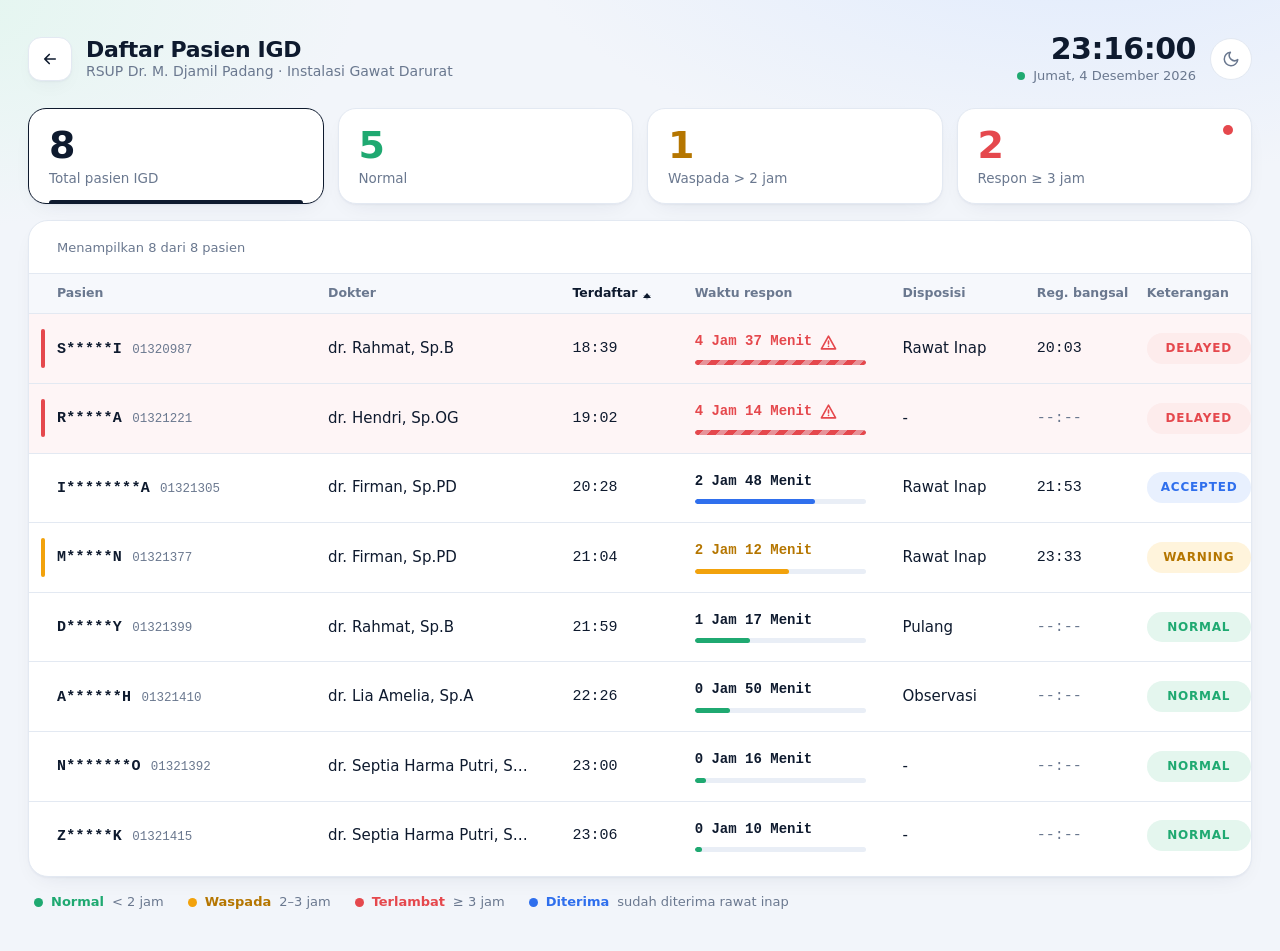
<file: igd/patient.html>
<!DOCTYPE html>
<html lang="id">
<head>
<meta charset="UTF-8">
<meta name="viewport" content="width=device-width, initial-scale=1">
<title>Daftar Pasien IGD · RSUP Dr M Djamil Padang</title>
<script src="../assets/igd/patientscript.js"></script>

<link rel="stylesheet" href="../assets/igd/patient.css">
</head>
<body>
<main class="board">
  <header class="top">
    <div class="brand">
      <a class="back" href="index.html" aria-label="Kembali ke dashboard">
        <svg viewBox="0 0 24 24" width="18" height="18" fill="none" stroke="currentColor" stroke-width="2.2" stroke-linecap="round" stroke-linejoin="round"><path d="M19 12H5M11 6l-6 6 6 6"/></svg>
      </a>
      <div>
        <h1>Daftar Pasien IGD</h1>
        <p>RSUP Dr. M. Djamil Padang · Instalasi Gawat Darurat</p>
      </div>
    </div>
    <div class="right">
      <div class="clock">
        <b id="time">--:--:--</b>
        <span><i class="live" aria-hidden="true"></i><em id="date">-</em></span>
      </div>
      <button class="theme" id="theme" type="button" aria-label="Ganti tema terang atau gelap">
        <svg class="i-moon" viewBox="0 0 24 24" width="18" height="18" fill="none" stroke="currentColor" stroke-width="2" stroke-linecap="round" stroke-linejoin="round"><path d="M21 12.8A9 9 0 1 1 11.2 3a7 7 0 0 0 9.8 9.8z"/></svg>
        <svg class="i-sun" viewBox="0 0 24 24" width="18" height="18" fill="none" stroke="currentColor" stroke-width="2" stroke-linecap="round"><circle cx="12" cy="12" r="4"/><path d="M12 2v2M12 20v2M4.9 4.9l1.4 1.4M17.7 17.7l1.4 1.4M2 12h2M20 12h2M4.9 19.1l1.4-1.4M17.7 6.3l1.4-1.4"/></svg>
      </button>
    </div>
  </header>

  <section class="stats" aria-label="Ringkasan">
    <button class="stat active" type="button" data-filter="all"><b class="num" data-key="all">0</b><span>Total pasien IGD</span></button>
    <button class="stat s-green" type="button" data-filter="normal"><b class="num" data-key="normal">0</b><span>Normal</span></button>
    <button class="stat s-amber" type="button" data-filter="warning"><b class="num" data-key="warning">0</b><span>Waspada &gt; 2 jam</span></button>
    <button class="stat s-red" type="button" data-filter="delayed"><b class="num" data-key="delayed">0</b><span>Respon ≥ 3 jam</span></button>
  </section>

  <section class="card table-card">
    <div class="toolbar">
      <p class="count" id="count"></p>
    </div>

    <div class="scroll">
      <table>
        <colgroup><col style="width:23%"><col style="width:20%"><col style="width:10%"><col style="width:17%"><col style="width:11%"><col style="width:9%"><col style="width:10%"></colgroup>
        <thead>
          <tr>
            <th><button type="button" data-sort="name">Pasien<i></i></button></th>
            <th><button type="button" data-sort="doctor">Dokter<i></i></button></th>
            <th><button type="button" data-sort="registered">Terdaftar<i></i></button></th>
            <th><button type="button" data-sort="response">Waktu respon<i></i></button></th>
            <th>Disposisi</th>
            <!-- <th>Ruang Rawat Inap</th> -->
            <!-- <th>Kasur Rawat Inap</th> -->
            <th>Reg. bangsal</th>
            <th class="ta-r">Keterangan</th>
          </tr>
        </thead>
        <tbody id="rows"></tbody>
      </table>
    </div>

    <div class="empty" id="empty" hidden>
      <p>Tidak ada pasien yang cocok.</p>
      <button type="button" id="reset">Tampilkan semua</button>
    </div>
  </section>

  <footer class="legend">
    <span><i style="background:var(--green)"></i><b class="g">Normal</b> &lt; 2 jam</span>
    <span><i style="background:var(--amber)"></i><b class="a">Waspada</b> 2–3 jam</span>
    <span><i style="background:var(--red)"></i><b class="r">Terlambat</b> ≥ 3 jam</span>
    <span><i style="background:var(--blue)"></i><b class="b">Diterima</b> sudah diterima rawat inap</span>
  </footer>
</main>
<div class="toasts" id="toasts" aria-live="polite"></div>
</body>
</html>
</file>
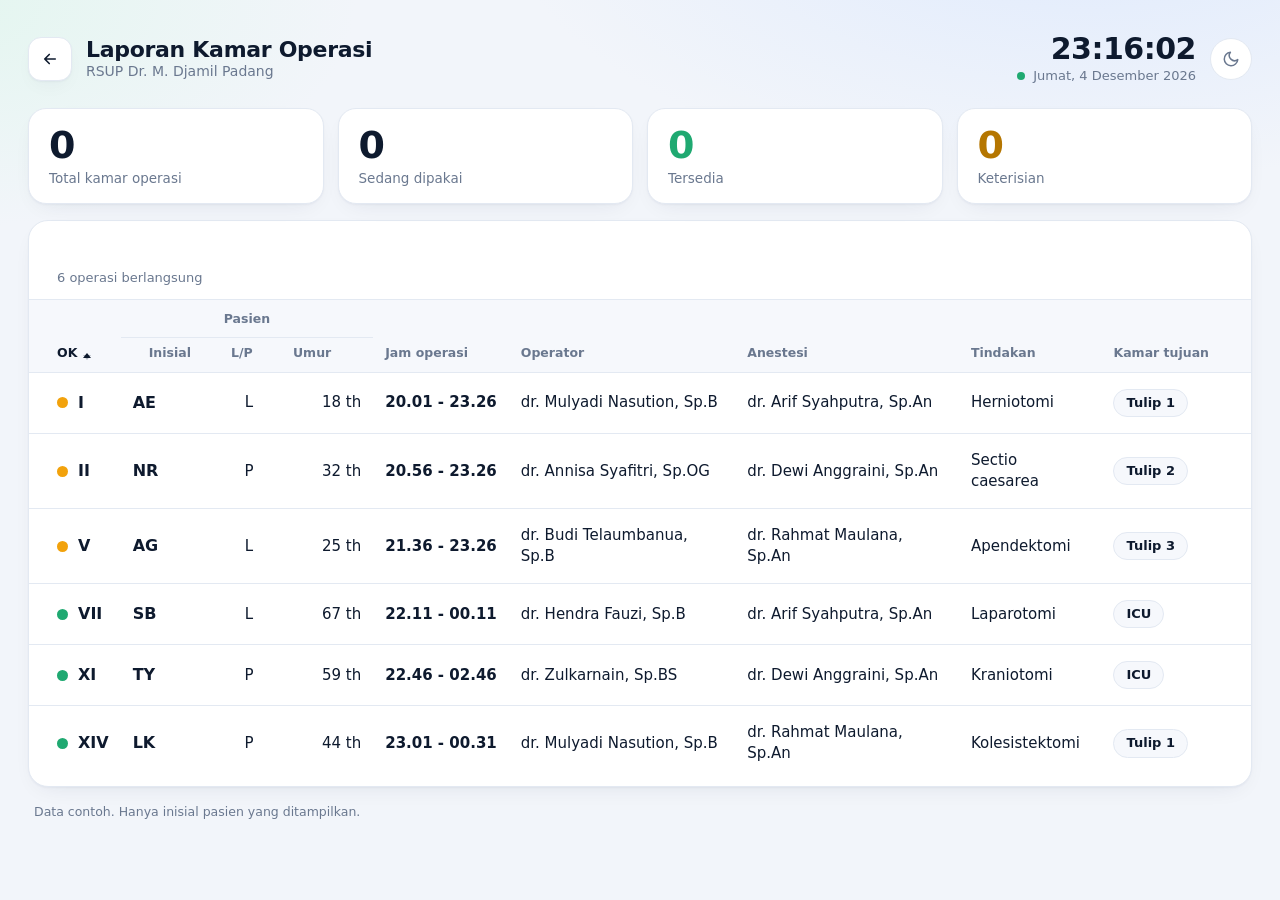
<file: operasi/index_punya_saya.html>
<!DOCTYPE html>
<html lang="id">
<head>
<meta charset="UTF-8">
<meta name="viewport" content="width=device-width, initial-scale=1">
<title>Laporan Kamar Operasi · RSUP Dr M Djamil Padang</title>
<link rel="stylesheet" href="../assets/operasi/style.css">
<script src="../assets/operasi/script.js" defer></script>
</head>
<body data-mode="lite">
<main class="board">
  <header class="top">
    <div class="brand">
      <a class="back" href="../igd/index.html" aria-label="Kembali ke dashboard">
        <svg viewBox="0 0 24 24" width="18" height="18" fill="none" stroke="currentColor" stroke-width="2.2" stroke-linecap="round" stroke-linejoin="round"><path d="M19 12H5M11 6l-6 6 6 6"/></svg>
      </a>
      <div><h1>Laporan Kamar Operasi</h1><p>RSUP Dr. M. Djamil Padang</p></div>
    </div>
    <div class="right">
      <div class="clock"><b id="time">--:--:--</b><span><i class="live" aria-hidden="true"></i><em id="date">-</em></span></div>
      <button class="theme" id="theme" type="button" aria-label="Ganti tema terang atau gelap">
        <svg class="i-moon" viewBox="0 0 24 24" width="18" height="18" fill="none" stroke="currentColor" stroke-width="2" stroke-linecap="round" stroke-linejoin="round"><path d="M21 12.8A9 9 0 1 1 11.2 3a7 7 0 0 0 9.8 9.8z"/></svg>
        <svg class="i-sun" viewBox="0 0 24 24" width="18" height="18" fill="none" stroke="currentColor" stroke-width="2" stroke-linecap="round"><circle cx="12" cy="12" r="4"/><path d="M12 2v2M12 20v2M4.9 4.9l1.4 1.4M17.7 17.7l1.4 1.4M2 12h2M20 12h2M4.9 19.1l1.4-1.4M17.7 6.3l1.4-1.4"/></svg>
      </button>
    </div>
  </header>

  <section class="stats" aria-label="Ringkasan">
    <div class="stat"><b class="num" data-key="cap">0</b><span>Total kamar operasi</span></div>
    <div class="stat"><b class="num" data-key="occ">0</b><span>Sedang dipakai</span></div>
    <div class="stat s-green"><b class="num" data-key="free">0</b><span>Tersedia</span></div>
    <div class="stat s-amber"><b class="num" data-key="pct">0</b><span>Keterisian</span></div>
  </section>

  <section class="card list-card">
    <div class="toolbar">
      <div class="chips" id="chips" role="group" aria-label="Filter status operasi"></div>
    </div>

    <div class="rooms" id="rooms" aria-label="Peta 18 kamar operasi"></div>
    <p class="count" id="count"></p>

    <div class="scroll"><table>
      <thead>
        <tr>
          <th rowspan="2"><button type="button" data-sort="ok">OK<i></i></button></th>
          <th colspan="3" class="grp">Pasien</th>
          <th rowspan="2"><button type="button" data-sort="end">Jam operasi<i></i></button></th>
          <th rowspan="2"><button type="button" data-sort="op">Operator<i></i></button></th>
          <th rowspan="2"><button type="button" data-sort="an">Anestesi<i></i></button></th>
          <th rowspan="2"><button type="button" data-sort="act">Tindakan<i></i></button></th>
          <th rowspan="2"><button type="button" data-sort="dest">Kamar tujuan<i></i></button></th>
        </tr>
        <tr class="sub">
          <th><button type="button" data-sort="ini">Inisial<i></i></button></th>
          <th class="c-sx"><button type="button" data-sort="sx">L/P<i></i></button></th>
          <th class="c-age"><button type="button" data-sort="age">Umur<i></i></button></th>
        </tr>
      </thead>
      <tbody id="rows"></tbody>
    </table></div>

    <div class="empty" id="empty" hidden><p>Tidak ada operasi yang cocok.</p><button type="button" id="reset">Tampilkan semua</button></div>
  </section>
  <footer class="note">Data contoh. Hanya inisial pasien yang ditampilkan.</footer>
</main>
</body>
</html>
</file>
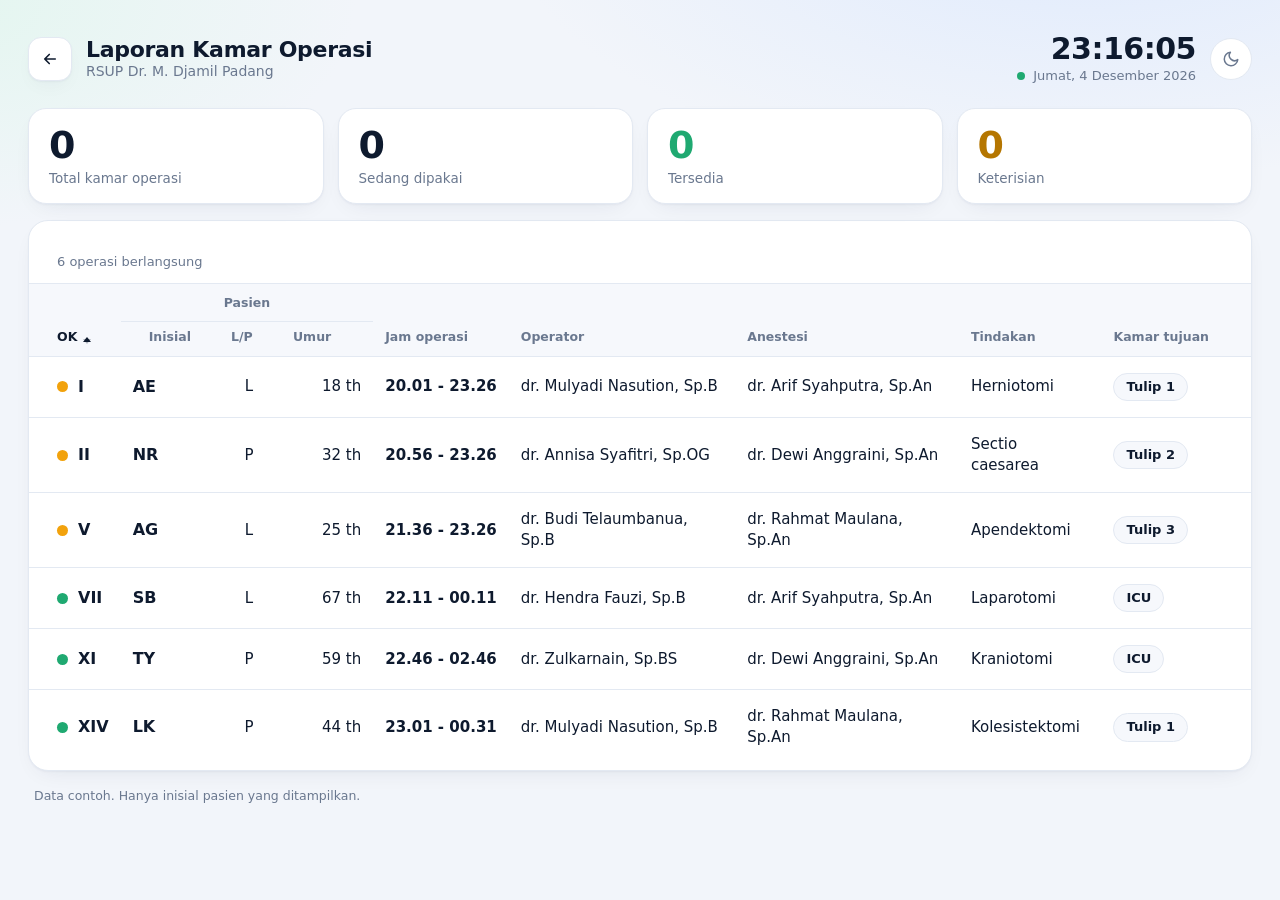
<file: operasi/index_super_old.html>
<!DOCTYPE html>
<html lang="id">
<head>
<meta charset="UTF-8">
<meta name="viewport" content="width=device-width, initial-scale=1">
<title>Laporan Kamar Operasi · RSUP Dr M Djamil Padang</title>
<link rel="stylesheet" href="../assets/operasi/style.css">
<script src="../assets/operasi/script.js" defer></script>
</head>
<body>
<main class="board">
  <header class="top">
    <div class="brand">
      <a class="back" href="../igd/index.html" aria-label="Kembali ke dashboard">
        <svg viewBox="0 0 24 24" width="18" height="18" fill="none" stroke="currentColor" stroke-width="2.2" stroke-linecap="round" stroke-linejoin="round"><path d="M19 12H5M11 6l-6 6 6 6"/></svg>
      </a>
      <div><h1>Laporan Kamar Operasi</h1><p>RSUP Dr. M. Djamil Padang</p></div>
    </div>
    <div class="right">
      <div class="clock"><b id="time">--:--:--</b><span><i class="live" aria-hidden="true"></i><em id="date">-</em></span></div>
      <button class="theme" id="theme" type="button" aria-label="Ganti tema terang atau gelap">
        <svg class="i-moon" viewBox="0 0 24 24" width="18" height="18" fill="none" stroke="currentColor" stroke-width="2" stroke-linecap="round" stroke-linejoin="round"><path d="M21 12.8A9 9 0 1 1 11.2 3a7 7 0 0 0 9.8 9.8z"/></svg>
        <svg class="i-sun" viewBox="0 0 24 24" width="18" height="18" fill="none" stroke="currentColor" stroke-width="2" stroke-linecap="round"><circle cx="12" cy="12" r="4"/><path d="M12 2v2M12 20v2M4.9 4.9l1.4 1.4M17.7 17.7l1.4 1.4M2 12h2M20 12h2M4.9 19.1l1.4-1.4M17.7 6.3l1.4-1.4"/></svg>
      </button>
    </div>
  </header>

  <section class="stats" aria-label="Ringkasan">
    <div class="stat"><b class="num" data-key="cap">0</b><span>Total kamar operasi</span></div>
    <div class="stat"><b class="num" data-key="occ">0</b><span>Sedang dipakai</span></div>
    <div class="stat s-green"><b class="num" data-key="free">0</b><span>Tersedia</span></div>
    <div class="stat s-amber"><b class="num" data-key="pct">0</b><span>Keterisian</span></div>
  </section>

  <section class="card list-card">
    <div class="toolbar">
      <div class="chips" id="chips" role="group" aria-label="Filter status operasi"></div>
    </div>

    <div class="rooms" id="rooms" aria-label="Peta 18 kamar operasi"></div>
    <p class="count" id="count"></p>

    <div class="scroll"><table>
      <thead>
        <tr>
          <th rowspan="2"><button type="button" data-sort="ok">OK<i></i></button></th>
          <th colspan="3" class="grp">Pasien</th>
          <th rowspan="2"><button type="button" data-sort="end">Jam operasi<i></i></button></th>
          <th rowspan="2"><button type="button" data-sort="op">Operator<i></i></button></th>
          <th rowspan="2"><button type="button" data-sort="an">Anestesi<i></i></button></th>
          <th rowspan="2"><button type="button" data-sort="act">Tindakan<i></i></button></th>
          <th rowspan="2"><button type="button" data-sort="dest">Kamar tujuan<i></i></button></th>
        </tr>
        <tr class="sub">
          <th><button type="button" data-sort="ini">Inisial<i></i></button></th>
          <th class="c-sx"><button type="button" data-sort="sx">L/P<i></i></button></th>
          <th class="c-age"><button type="button" data-sort="age">Umur<i></i></button></th>
        </tr>
      </thead>
      <tbody id="rows"></tbody>
    </table></div>

    <div class="empty" id="empty" hidden><p>Tidak ada operasi yang cocok.</p><button type="button" id="reset">Tampilkan semua</button></div>
  </section>
  <footer class="note">Data contoh. Hanya inisial pasien yang ditampilkan.</footer>
</main>
</body>
</html>
</file>
<file: assets/bed/style.css>
:root{
  --bg:#f2f5fa; --card:#fff; --line:#e3e9f2; --track:#e9eef6; --soft:#f6f8fc;
  --ink:#0e1a2e; --mute:#6a788f;
  --red:#e5484d; --red-bg:#fdecec; --amber:#f2a20c; --amber-ink:#b57600;
  --green:#1fa971; --blue:#2f6fed; --pink:#e5679f;
  --ease:cubic-bezier(.22,.8,.3,1);
  --shadow:0 1px 2px rgba(16,32,64,.04),0 8px 24px -12px rgba(16,32,64,.12);
  --glow1:#dfeafd; --glow2:#e3f6ef;
}
[data-theme="dark"]{
  --bg:#0b1220; --card:#131d33; --line:#223050; --track:#1e2b49; --soft:#101a2e;
  --ink:#e9eef9; --mute:#8e9cba;
  --red:#f2686b; --red-bg:rgba(242,104,107,.14); --amber:#f6c955; --amber-ink:#f6c955;
  --green:#5fd69b; --blue:#6ea8fa; --pink:#f08fb6;
  --shadow:0 10px 30px -14px rgba(0,0,0,.6); --glow1:#17233f; --glow2:#0f2a2b;
  color-scheme:dark;
}
*{box-sizing:border-box;margin:0;padding:0}
body{
  background:radial-gradient(900px 420px at 85% -10%,var(--glow1) 0%,transparent 65%),
             radial-gradient(700px 380px at -5% 0%,var(--glow2) 0%,transparent 60%),var(--bg);
  color:var(--ink);font:15px/1.4 "Segoe UI",system-ui,-apple-system,Roboto,sans-serif;
  padding:32px 28px 40px;min-height:100vh;-webkit-font-smoothing:antialiased;transition:background .3s,color .3s;
}
.board{max-width:1280px;margin:0 auto}
.num{font-variant-numeric:tabular-nums}

/* top */
.top{display:flex;justify-content:space-between;align-items:center;gap:16px;flex-wrap:wrap;margin-bottom:22px}
.brand{display:flex;align-items:center;gap:14px}
.back{width:44px;height:44px;border-radius:13px;background:var(--card);border:1px solid var(--line);color:var(--ink);display:grid;place-items:center;box-shadow:var(--shadow);transition:transform .25s var(--ease),background .2s,color .2s}
.back:hover{color:var(--blue);transform:translateX(-3px)}
.back:focus-visible,.theme:focus-visible,.chip:focus-visible,.head button:focus-visible,.empty button:focus-visible{outline:2px solid var(--blue);outline-offset:2px}
.brand h1{font-size:22px;font-weight:700;letter-spacing:-.3px;line-height:1.15}
.brand p{color:var(--mute);font-size:14px}
.right{display:flex;align-items:center;gap:14px}
.clock{text-align:right}
.clock b{display:block;font-size:30px;font-weight:700;letter-spacing:-.5px;font-variant-numeric:tabular-nums;line-height:1.1}
.clock span{display:inline-flex;align-items:center;gap:8px;color:var(--mute);font-size:13px}
.clock em{font-style:normal}
.live{width:8px;height:8px;border-radius:50%;background:var(--green);animation:live 2s infinite}
.live.sync{animation:none;transform:scale(1.8);transition:transform .2s}
@keyframes live{0%{box-shadow:0 0 0 0 rgba(31,169,113,.5)}70%,100%{box-shadow:0 0 0 8px rgba(31,169,113,0)}}
.theme{all:unset;box-sizing:border-box;cursor:pointer;width:42px;height:42px;border-radius:50%;display:grid;place-items:center;color:var(--mute);background:var(--card);border:1px solid var(--line);transition:color .2s,transform .3s var(--ease)}
.theme:hover{color:var(--ink);transform:rotate(18deg)}
.theme .i-sun{display:none}
[data-theme="dark"] .theme .i-sun{display:block}
[data-theme="dark"] .theme .i-moon{display:none}

/* stats */
.stats{display:grid;grid-template-columns:repeat(4,1fr);gap:14px;margin-bottom:16px}
.stat{display:flex;flex-direction:column;gap:2px;background:var(--card);border:1px solid var(--line);border-radius:18px;padding:16px 20px 15px;box-shadow:var(--shadow)}
.stat b{font-size:38px;font-weight:700;letter-spacing:-1.5px;line-height:1.1}
.stat b::after{content:attr(data-suffix)}
.stat span{font-size:13.5px;color:var(--mute)}
.s-green b{color:var(--green)}.s-amber b{color:var(--amber-ink)}

/* list card */
.card{background:var(--card);border:1px solid var(--line);border-radius:20px;box-shadow:var(--shadow)}
.list-card{padding:18px 0 6px;overflow:hidden}
.toolbar{display:flex;justify-content:space-between;align-items:center;gap:12px 16px;flex-wrap:wrap;padding:0 28px 16px}
.chips{display:flex;gap:8px;flex-wrap:wrap}
.chip{all:unset;box-sizing:border-box;cursor:pointer;display:inline-flex;align-items:center;gap:8px;padding:7px 14px 7px 11px;border-radius:99px;background:var(--soft);border:1px solid transparent;font-size:13.5px;font-weight:600;color:var(--mute);transition:background .2s,color .2s,border-color .2s,transform .2s var(--ease)}
.chip i{width:9px;height:9px;border-radius:50%;background:var(--c,var(--ink))}
.chip:hover{color:var(--ink);transform:translateY(-1px)}
.chip.on{background:var(--card);color:var(--ink);border-color:var(--c,var(--ink));box-shadow:0 6px 14px -10px var(--c,var(--ink))}
.count{font-size:13px;color:var(--mute)}

.scroll{overflow-x:auto}
.tbl{min-width:620px}
.grid{--cols:minmax(120px,1.5fr) 84px 84px 84px minmax(160px,2.4fr);display:grid;grid-template-columns:var(--cols);align-items:center;gap:0 20px}
.head button.n{justify-self:end}
.head{padding:10px 28px 12px;background:var(--soft);border-top:1px solid var(--line);border-bottom:1px solid var(--line)}
.head button{all:unset;cursor:pointer;display:inline-flex;align-items:center;gap:6px;width:max-content;font-size:12.5px;font-weight:600;color:var(--mute);border-radius:6px;transition:color .15s}
.head button:hover,.head button.on{color:var(--ink)}
.head button i{width:8px;height:12px;position:relative;opacity:0;transition:opacity .2s}
.head button i::before{content:"";position:absolute;left:0;top:2px;border:4px solid transparent;border-bottom:5px solid currentColor}
.head button i::after{content:"";position:absolute;left:0;top:8px;border:4px solid transparent;border-top:5px solid currentColor;opacity:.3}
.head button:hover i{opacity:.5}
.head button.on i{opacity:1}
.head button.on.desc i::before{opacity:.3}
.head button.on.desc i::after{opacity:1}

.row{border-bottom:1px solid var(--line);position:relative}
.row:last-child{border-bottom:0}
.row.in{animation:rowIn .45s var(--ease) both;animation-delay:calc(var(--k)*45ms)}
@keyframes rowIn{from{opacity:0;transform:translateY(8px)}}
.row-main{box-sizing:border-box;width:100%;padding:18px 28px;transition:background .2s;display:grid;grid-template-columns:var(--cols);align-items:center;gap:0 20px}
.row:hover{background:var(--soft)}
.row.flash .row-main{animation:flash 1.6s ease}
@keyframes flash{0%,50%{background:color-mix(in srgb,var(--c) 14%,var(--card))}}
.r-name{display:flex;align-items:center;gap:12px;font-weight:700;font-size:16px}
.r-name i{width:11px;height:11px;border-radius:50%;background:var(--c);flex:none}
.r-num,.r-free-cell{justify-self:end;text-align:right;font-variant-numeric:tabular-nums;font-size:16px}
.r-free{font-size:26px;font-weight:700;letter-spacing:-.6px;color:var(--c);font-variant-numeric:tabular-nums;line-height:1}
.r-free.zero{color:var(--red)}
.meter{display:flex;align-items:center;gap:14px}
.bar{flex:1;height:9px;border-radius:9px;background:var(--track);overflow:hidden}
.bar i{display:block;height:100%;width:0;border-radius:9px;background:var(--c);transition:width .9s var(--ease)}
.pct{width:42px;text-align:right;font-size:13px;font-weight:600;color:var(--mute);font-variant-numeric:tabular-nums}


.empty{text-align:center;padding:36px 0 30px}
.empty p{color:var(--mute);margin-bottom:12px}
.empty button{all:unset;cursor:pointer;padding:9px 16px;border-radius:99px;background:var(--soft);color:var(--blue);font-weight:600;font-size:14px;transition:transform .2s var(--ease)}
.empty button:hover{transform:translateY(-2px)}
.note{margin-top:16px;padding:0 6px;font-size:12.5px;color:var(--mute)}

@media (prefers-reduced-motion:reduce){
  *,*::before,*::after{animation-duration:.01ms!important;transition-duration:.01ms!important;transition-delay:0s!important;animation-delay:0s!important}
}
@media (max-width:900px){.stats{grid-template-columns:1fr 1fr}}
@media (max-width:700px){
  .head,.row-main{padding-left:18px;padding-right:18px}
  .toolbar{padding-left:18px;padding-right:18px}
}
@media (max-width:560px){body{padding:20px 14px 32px}.stat b{font-size:30px}.clock b{font-size:24px}}
</file>
<file: assets/igd/style.css>
:root{
  --bg:#f2f5fa; --card:#fff; --line:#e3e9f2; --track:#e9eef6;
  --ink:#0e1a2e; --mute:#6a788f;
  --red:#e5484d; --red-bg:#fdecec; --amber:#f2a20c; --amber-bg:#fff4dc;
  --green:#1fa971; --green-bg:#e4f6ee; --blue:#2f6fed; --blue-bg:#e8f0fe;
  --pink:#e5679f; --pink-bg:#fdebf3; --violet:#7c5cf0; --violet-bg:#efebfd; --slate:#56657c; --slate-bg:#eceff5;
  --ease:cubic-bezier(.22,.8,.3,1);
  --shadow:0 1px 2px rgba(16,32,64,.04),0 8px 24px -12px rgba(16,32,64,.12);
}
*{box-sizing:border-box;margin:0;padding:0}
html{color-scheme:light}
body{
  background:radial-gradient(900px 420px at 85% -10%,#dfeafd 0%,transparent 65%),
             radial-gradient(700px 380px at -5% 0%,#e3f6ef 0%,transparent 60%),var(--bg);
  color:var(--ink);font:15px/1.4 "Segoe UI",system-ui,-apple-system,Roboto,sans-serif;
  padding:32px 28px 40px;min-height:100vh;-webkit-font-smoothing:antialiased;
}
.board{max-width:1280px;margin:0 auto}
.num{font-variant-numeric:tabular-nums}

/* top */
.top{display:flex;justify-content:space-between;align-items:center;gap:16px;flex-wrap:wrap;margin-bottom:22px}
.brand{display:flex;align-items:center;gap:14px}
.mark{width:44px;height:44px;border-radius:13px;background:var(--red);color:#fff;display:grid;place-items:center;box-shadow:0 8px 18px -8px rgba(229,72,77,.7)}
.brand h1{font-size:22px;font-weight:700;letter-spacing:-.3px;line-height:1.15}
.brand p{color:var(--mute);font-size:14px}
.clock{text-align:right}
.clock b{display:block;font-size:30px;font-weight:700;letter-spacing:-.5px;font-variant-numeric:tabular-nums;line-height:1.1}
.clock span{display:inline-flex;align-items:center;gap:8px;color:var(--mute);font-size:13px}
.clock em{font-style:normal}
.live{width:8px;height:8px;border-radius:50%;background:var(--green);animation:live 2s infinite}
@keyframes live{0%{box-shadow:0 0 0 0 rgba(31,169,113,.5)}70%,100%{box-shadow:0 0 0 8px rgba(31,169,113,0)}}

/* grid + card */
.grid{display:grid;grid-template-columns:repeat(12,1fr);gap:16px}
.c-igd{grid-column:span 5}.c-bed{grid-column:span 4}.c-side{grid-column:span 3}
.c-rawat{grid-column:span 3}.c-chart{grid-column:span 5}.c-log{grid-column:span 4}
.card{
  background:var(--card);border:1px solid var(--line);border-radius:20px;padding:20px 22px 22px;box-shadow:var(--shadow);
  opacity:0;transform:translateY(10px);
}
.ready .card{opacity:1;transform:none;transition:opacity .55s var(--ease),transform .55s var(--ease),box-shadow .25s;transition-delay:calc(var(--i)*60ms)}
.ready .card.settled{transition-delay:0s}
.card:hover{box-shadow:0 1px 2px rgba(16,32,64,.05),0 16px 34px -14px rgba(16,32,64,.2)}
.card h2{font-size:15px;font-weight:650;color:var(--mute);margin-bottom:16px}

/* IGD: triase khusus (kartu bisa diklik) */
.triage{display:grid;grid-template-columns:repeat(3,1fr);gap:10px;margin-bottom:12px}
.tile{
  position:relative;display:flex;flex-direction:column;gap:2px;padding:12px 14px 10px;border-radius:16px;
  background:var(--cb);color:var(--c);text-decoration:none;
  transition:transform .3s var(--ease),box-shadow .3s,background .2s;
}
.tile span{font-size:13px;font-weight:600}
.tile b{font-size:38px;line-height:1.05;font-weight:700;letter-spacing:-1.5px;font-variant-numeric:tabular-nums}
.tile .go{position:absolute;top:12px;right:12px;opacity:0;transform:translate(-4px,4px);transition:opacity .2s,transform .3s var(--ease)}
.tile:hover{transform:translateY(-3px);box-shadow:0 12px 22px -14px var(--c)}
.tile:hover .go,.tile:focus-visible .go{opacity:.8;transform:none}
.tile:active{transform:scale(.97)}
.tile:focus-visible{outline:2px solid var(--c);outline-offset:2px}
.t-surgikal{--c:var(--blue);--cb:var(--blue-bg)}
.t-resusitasi{--c:var(--red);--cb:var(--red-bg)}
.t-anak{--c:var(--pink);--cb:var(--pink-bg)}
.t-medikal{--c:var(--green);--cb:var(--green-bg)}
.t-obgyn{--c:var(--violet);--cb:var(--violet-bg)}
.t-forensik{--c:var(--slate);--cb:var(--slate-bg)}
.lines>div{display:flex;justify-content:space-between;align-items:center;padding:11px 2px;border-top:1px solid var(--line)}
.lines dt{color:var(--mute)}
.lines dd{font-size:19px;font-weight:700;font-variant-numeric:tabular-nums}

/* bed */
.bed+.bed{margin-top:18px}
.bed-head{display:flex;justify-content:space-between;align-items:baseline;margin-bottom:9px;font-weight:600}
.bed-free b{font-size:26px;font-weight:700;margin-right:6px}
.bed-free small{color:var(--mute);font-size:12.5px;font-weight:500}
.bed[data-tone="red"] .bed-free b{color:var(--red)}
.bed[data-tone="amber"] .bed-free b{color:#c98400}
.seg{display:flex;gap:3px;height:22px}
.seg i{flex:1;border-radius:4px;background:var(--track);transform-origin:bottom;transition:background .4s,transform .5s var(--ease)}
.seg i.on{background:var(--c)}
.seg i.free{box-shadow:inset 0 0 0 1.5px var(--c);background:transparent}
.bed[data-tone="red"]{--c:var(--red)}
.bed[data-tone="amber"]{--c:var(--amber)}
.seg i{transform:scaleY(.2);opacity:0}
.go .seg i{transform:none;opacity:1;transition:transform .5s var(--ease),opacity .4s;transition-delay:calc(var(--k)*18ms + 300ms)}


/* Panel Dashboard IBS (seluruh kartu bisa diklik; isi menyusul sesuai kebutuhan IBS) */
.c-panel{
  display:flex;flex-direction:column;justify-content:space-between;gap:12px;color:var(--ink);text-decoration:none;
}
.ready .c-panel{transition:opacity .55s var(--ease),transform .3s var(--ease),box-shadow .25s,border-color .2s,background .2s}
.panel-label{font-size:15px;font-weight:650;color:var(--mute)}
.panel-title{font-size:24px;line-height:1.2;font-weight:700;letter-spacing:-.5px}
.panel-go{align-self:flex-end;display:grid;place-items:center;width:40px;height:40px;border-radius:50%;background:var(--blue-bg);color:var(--blue);transition:transform .25s var(--ease),background .2s,color .2s}
.c-panel:hover{transform:translateY(-3px);border-color:var(--blue);box-shadow:0 14px 26px -16px var(--blue)}
.c-panel:hover .panel-go{background:var(--blue);color:#fff;transform:translateX(3px)}
.c-panel:active{transform:scale(.985)}
.c-panel:focus-visible{outline:2px solid var(--blue);outline-offset:2px}

/* shortcut */
.c-igd,.c-bed,.c-ok{display:flex;flex-direction:column}
.shortcut{
  margin-top:auto;display:flex;align-items:center;justify-content:space-between;gap:10px;
  padding:12px 14px;border-radius:14px;background:#f2f5fa;color:var(--ink);text-decoration:none;font-weight:600;font-size:14px;
  transition:background .2s,color .2s,transform .2s var(--ease);
}
.c-igd .lines{margin-bottom:14px}
.c-bed .bed:last-of-type{margin-bottom:16px}
.shortcut svg{flex:none;color:var(--mute);transition:transform .25s var(--ease),color .2s}
.shortcut:hover{background:var(--blue-bg);color:var(--blue)}
.shortcut:hover svg{color:var(--blue);transform:translateX(4px)}
.shortcut:active{transform:scale(.985)}
.shortcut:focus-visible{outline:2px solid var(--blue);outline-offset:2px}

/* kolom kanan atas: Kamar Operasi + panel respon >= 4 jam */
.c-side{display:flex;flex-direction:column;gap:16px}
.c-side .c-ok{flex:1}

.c-late{
  display:grid;grid-template-columns:1fr auto;align-items:center;gap:2px 12px;padding:16px 20px;
  background:var(--red-bg);border-color:color-mix(in srgb,var(--red) 22%,var(--line));color:var(--ink);text-decoration:none;
}
.ready .c-late{transition:opacity .55s var(--ease),transform .3s var(--ease),box-shadow .25s,border-color .2s}
.c-late:hover{transform:translateY(-3px);border-color:var(--red);box-shadow:0 14px 26px -16px var(--red)}
.c-late:active{transform:scale(.985)}
.c-late:focus-visible{outline:2px solid var(--red);outline-offset:2px}
.late-label{grid-column:1;font-size:13.5px;font-weight:650;color:var(--red)}
.late-main{grid-column:1;display:flex;align-items:baseline;gap:8px}
.late-main b{font-size:52px;line-height:1.05;font-weight:700;letter-spacing:-2px;color:var(--red);font-variant-numeric:tabular-nums}
.late-main small{font-size:13px;color:var(--mute);font-weight:500}
.late-go{grid-column:2;grid-row:1 / span 2;display:grid;place-items:center;width:40px;height:40px;border-radius:50%;background:var(--red);color:#fff;animation:ping 2.2s infinite;transition:transform .25s var(--ease)}
.c-late:hover .late-go{transform:translateX(3px)}
@keyframes ping{0%{box-shadow:0 0 0 0 color-mix(in srgb,var(--red) 50%,transparent)}70%,100%{box-shadow:0 0 0 10px transparent}}

/* Rawatan */
.quad{display:grid;grid-template-columns:1fr 1fr;gap:10px}
.quad>div{background:#f6f8fc;border-radius:14px;padding:12px 14px;display:flex;flex-direction:column;justify-content:space-between;min-height:92px;transition:transform .25s var(--ease),background .2s}
.quad>div:hover{transform:translateY(-2px);background:#eff3fa}
.quad span{font-size:12.5px;color:var(--mute);line-height:1.25}
.quad b{font-size:34px;font-weight:700;letter-spacing:-1px;font-variant-numeric:tabular-nums}
.q-blue b{color:var(--blue)}.q-green b{color:var(--green)}

/* chart cards */
.charts{display:grid;grid-template-columns:1fr 1fr;gap:12px}
.chart-card{
  all:unset;box-sizing:border-box;cursor:zoom-in;display:flex;flex-direction:column;
  padding:12px 12px 8px;border:1px solid var(--line);border-radius:16px;background:#fbfcfe;
  transition:border-color .2s,background .2s,transform .3s var(--ease),box-shadow .3s;
}
.chart-card:hover{border-color:#c9d6ea;background:#fff;transform:translateY(-3px);box-shadow:0 14px 26px -16px rgba(16,32,64,.3)}
.chart-card:active{transform:scale(.985)}
.chart-card:focus-visible{outline:2px solid var(--blue);outline-offset:2px}
.chart-label{font-size:13px;color:var(--mute)}
.chart-value{display:flex;align-items:baseline;gap:8px;margin:2px 0 8px}
.chart-value b{font-size:32px;font-weight:700;letter-spacing:-1px;font-variant-numeric:tabular-nums}
.chart-value em{font-style:normal;font-size:12px;font-weight:700;padding:2px 8px;border-radius:99px}
.spark{width:100%;height:84px;margin-top:10px;display:block;overflow:visible}
.pulse{transform-box:fill-box;transform-origin:center;animation:pulse 2s ease-out infinite}
@keyframes pulse{0%{transform:scale(1);opacity:.55}100%{transform:scale(3.2);opacity:0}}

/* Logistik */
.blood{display:grid;grid-template-columns:repeat(4,1fr);gap:8px;margin-bottom:16px}
.bt{--c:var(--green);--cb:var(--green-bg);position:relative;overflow:hidden;border-radius:14px;padding:10px 8px 10px;text-align:center;background:var(--cb);display:flex;flex-direction:column;align-items:center;gap:1px;isolation:isolate}
.bt.warn{--c:#c98400;--cb:var(--amber-bg)}
.bt.crit{--c:var(--red);--cb:var(--red-bg)}
.bt i{position:absolute;left:0;right:0;bottom:0;height:0;background:var(--c);opacity:.16;z-index:-1;transition:height 1.1s var(--ease) .4s}
.go .bt i{height:calc(var(--lvl)*100%)}
.bt span{font-size:12px;font-weight:600;color:var(--c)}
.bt b{font-size:28px;font-weight:700;letter-spacing:-1px;color:var(--c);line-height:1.15}
.bt em{font-style:normal;font-size:11.5px;font-weight:600;color:var(--c)}
.bt.crit{animation:crit 2.4s ease-in-out infinite}
@keyframes crit{50%{box-shadow:0 0 0 4px rgba(229,72,77,.18)}}
.oxy{display:flex;align-items:center;gap:14px;padding:12px 14px;border-radius:14px;background:#f6f8fc}
.oxy svg circle:last-child{transition:stroke-dasharray 1.2s var(--ease) .5s}
.oxy div{display:flex;flex-direction:column}
.oxy div>span{font-size:13px;color:var(--mute)}
.oxy b{font-size:26px;letter-spacing:-.5px}
.pill{margin-left:auto;font-style:normal;font-size:12px;font-weight:700;padding:4px 10px;border-radius:99px}
.pill.ok{background:var(--green-bg);color:var(--green)}

/* modal */
.modal{position:fixed;inset:0;z-index:50;display:grid;place-items:center;padding:20px}
.modal[hidden]{display:none}
.modal-backdrop{position:absolute;inset:0;background:rgba(14,26,46,.38);backdrop-filter:blur(6px);animation:fade .25s ease both}
.modal-box{position:relative;width:min(980px,100%);max-height:100%;overflow:auto;background:#fff;border-radius:24px;padding:24px 28px 28px;box-shadow:0 40px 90px -24px rgba(14,26,46,.5);animation:pop .4s var(--ease) both}
.modal.closing .modal-backdrop{animation:fade .2s ease reverse both}
.modal.closing .modal-box{animation:pop .2s ease reverse both}
.modal-head{display:flex;justify-content:space-between;align-items:center;gap:16px;margin-bottom:16px}
.modal-head h3{font-size:21px;letter-spacing:-.3px}
.modal-close{all:unset;cursor:pointer;width:36px;height:36px;border-radius:50%;display:grid;place-items:center;color:var(--mute);background:#f2f5fa;transition:background .15s,color .15s,transform .25s var(--ease)}
.modal-close:hover{background:#e6ecf5;color:var(--ink);transform:rotate(90deg)}
.modal-close:focus-visible{outline:2px solid var(--blue)}
.modal-stats{display:flex;gap:40px;flex-wrap:wrap;margin-bottom:12px}
.modal-stats span{display:block;font-size:13px;color:var(--mute)}
.modal-stats b{font-size:30px;letter-spacing:-1px;font-variant-numeric:tabular-nums}
.big-wrap{position:relative}
#big{width:100%;height:min(400px,52vh);display:block;touch-action:pan-y;cursor:crosshair}
.tip{position:absolute;left:0;top:0;pointer-events:none;opacity:0;background:var(--ink);color:#fff;border-radius:10px;padding:6px 12px;font-size:13px;white-space:nowrap;transform:translate(-50%,-125%);transition:opacity .15s,left .12s var(--ease),top .12s var(--ease)}
.tip.on{opacity:1}
.tip b{font-size:15px;font-variant-numeric:tabular-nums}
@keyframes fade{from{opacity:0}}
@keyframes pop{from{opacity:0;transform:scale(.92) translateY(14px)}}

@media (prefers-reduced-motion:reduce){
  *,*::before,*::after{animation-duration:.01ms!important;transition-duration:.01ms!important;transition-delay:0s!important}
  .card{opacity:1;transform:none}
}
@media (max-width:1100px){
  .c-igd,.c-bed,.c-side,.c-rawat,.c-chart,.c-log{grid-column:span 6}
}
@media (max-width:700px){
  .c-igd,.c-bed,.c-side,.c-rawat,.c-chart,.c-log{grid-column:span 12}
  body{padding:20px 14px 32px}
  .clock{text-align:left}
}
</file>
<file: assets/operasi/style.css>
:root{--bg:#f2f5fa;--card:#fff;--line:#e3e9f2;--track:#e9eef6;--soft:#f6f8fc;--ink:#0e1a2e;--mute:#6a788f;--red:#e5484d;--amber:#f2a20c;--amber-ink:#b57600;--green:#1fa971;--blue:#2f6fed;--ease:cubic-bezier(.22,.8,.3,1);--shadow:0 1px 2px rgba(16,32,64,.04),0 8px 24px -12px rgba(16,32,64,.12);--glow1:#dfeafd;--glow2:#e3f6ef}
[data-theme="dark"]{--bg:#0b1220;--card:#131d33;--line:#223050;--track:#1e2b49;--soft:#101a2e;--ink:#e9eef9;--mute:#8e9cba;--red:#f2686b;--amber:#f6c955;--amber-ink:#f6c955;--green:#5fd69b;--blue:#6ea8fa;--shadow:0 10px 30px -14px rgba(0,0,0,.6);--glow1:#17233f;--glow2:#0f2a2b;color-scheme:dark}
*{box-sizing:border-box;margin:0;padding:0}
body{background:radial-gradient(900px 420px at 85% -10%,var(--glow1),transparent 65%),radial-gradient(700px 380px at -5% 0,var(--glow2),transparent 60%),var(--bg);color:var(--ink);font:15px/1.4 "Segoe UI",system-ui,-apple-system,Roboto,sans-serif;padding:32px 28px 40px;min-height:100vh;-webkit-font-smoothing:antialiased;transition:background .3s,color .3s}
.board{max-width:1280px;margin:0 auto}.num{font-variant-numeric:tabular-nums}
.top{display:flex;justify-content:space-between;align-items:center;gap:16px;flex-wrap:wrap;margin-bottom:22px}
.brand{display:flex;align-items:center;gap:14px}
.back{width:44px;height:44px;border-radius:13px;background:var(--card);border:1px solid var(--line);color:var(--ink);display:grid;place-items:center;box-shadow:var(--shadow);transition:transform .25s var(--ease),color .2s}
.back:hover{color:var(--blue);transform:translateX(-3px)}
:is(.back,.theme,.chip,th button,.empty button,.tile):focus-visible{outline:2px solid var(--blue);outline-offset:2px}
.brand h1{font-size:22px;font-weight:700;letter-spacing:-.3px;line-height:1.15}.brand p{color:var(--mute);font-size:14px}
.right{display:flex;align-items:center;gap:14px}.clock{text-align:right}
.clock b{display:block;font-size:30px;font-weight:700;letter-spacing:-.5px;font-variant-numeric:tabular-nums;line-height:1.1}
.clock span{display:inline-flex;align-items:center;gap:8px;color:var(--mute);font-size:13px}.clock em{font-style:normal}
.live{width:8px;height:8px;border-radius:50%;background:var(--green);animation:live 2s infinite}
@keyframes live{0%{box-shadow:0 0 0 0 rgba(31,169,113,.5)}70%,100%{box-shadow:0 0 0 8px rgba(31,169,113,0)}}
.theme{cursor:pointer;width:42px;height:42px;border-radius:50%;display:grid;place-items:center;color:var(--mute);background:var(--card);border:1px solid var(--line);transition:color .2s,transform .3s var(--ease)}
.theme:hover{color:var(--ink);transform:rotate(18deg)}.theme .i-sun{display:none}
[data-theme="dark"] .theme .i-sun{display:block}[data-theme="dark"] .theme .i-moon{display:none}
.stats{display:grid;grid-template-columns:repeat(4,1fr);gap:14px;margin-bottom:16px}
.stat{display:flex;flex-direction:column;gap:2px;background:var(--card);border:1px solid var(--line);border-radius:18px;padding:16px 20px 15px;box-shadow:var(--shadow)}
.stat b{font-size:38px;font-weight:700;letter-spacing:-1.5px;line-height:1.1}.stat b::after{content:attr(data-suffix)}
.stat span{font-size:13.5px;color:var(--mute)}.s-green b{color:var(--green)}.s-amber b{color:var(--amber-ink)}
.card{background:var(--card);border:1px solid var(--line);border-radius:20px;box-shadow:var(--shadow)}
.list-card{padding:18px 0 6px;overflow:hidden}
.toolbar{display:flex;justify-content:space-between;align-items:center;gap:12px 16px;flex-wrap:wrap;padding:0 28px 14px}
.chips{display:flex;gap:8px;flex-wrap:wrap}
.chip{cursor:pointer;display:inline-flex;align-items:center;gap:8px;padding:7px 14px 7px 11px;border-radius:99px;background:var(--soft);border:1px solid transparent;font:600 13.5px inherit;font-family:inherit;color:var(--mute);transition:background .2s,color .2s,border-color .2s,transform .2s var(--ease)}
.chip i{width:9px;height:9px;border-radius:50%;background:var(--c,var(--ink))}.chip em{font-style:normal;font-weight:500;opacity:.7}
.chip:hover{color:var(--ink);transform:translateY(-1px)}
.chip.on{background:var(--card);color:var(--ink);border-color:var(--c,var(--ink));box-shadow:0 6px 14px -10px var(--c,var(--ink))}
.rooms{display:flex;flex-wrap:wrap;gap:8px;padding:2px 28px 14px}
.tile{cursor:pointer;min-width:52px;height:38px;padding:0 8px;border-radius:10px;display:grid;place-items:center;font:600 13px inherit;font-family:inherit;border:1.5px dashed var(--line);background:transparent;color:var(--mute);transition:transform .2s var(--ease),box-shadow .2s}
.tile.used{border:1.5px solid var(--c);background:color-mix(in srgb,var(--c) 14%,var(--card));color:var(--c)}
.tile.used:hover{transform:translateY(-2px)}.tile.sel{box-shadow:0 0 0 3px color-mix(in srgb,var(--c) 30%,transparent)}.tile:not(.used){cursor:default}
.count{font-size:13px;color:var(--mute);padding:0 28px 12px}
.scroll{overflow-x:auto;border-top:1px solid var(--line)}
table{width:100%;min-width:1060px;border-collapse:collapse;text-align:left}
th{padding:10px 12px;background:var(--soft);border-bottom:1px solid var(--line);vertical-align:bottom;font-size:12.5px;font-weight:600;color:var(--mute);white-space:nowrap}
th:first-child{padding-left:28px}th:last-child{padding-right:28px}
th.grp{text-align:center;border-bottom:1px solid var(--line)}tr.sub th{padding-top:6px;border-bottom:1px solid var(--line)}
th button{all:unset;cursor:pointer;display:inline-flex;align-items:center;gap:6px;border-radius:6px;transition:color .15s}
th button:hover,th button.on{color:var(--ink)}
th button i{width:8px;height:12px;position:relative;opacity:0;transition:opacity .2s}
th button i::before{content:"";position:absolute;left:0;top:2px;border:4px solid transparent;border-bottom:5px solid currentColor}
th button i::after{content:"";position:absolute;left:0;top:8px;border:4px solid transparent;border-top:5px solid currentColor;opacity:.3}
th button:hover i{opacity:.5}th button.on i{opacity:1}th button.on.desc i::before{opacity:.3}th button.on.desc i::after{opacity:1}
.c-sx{text-align:center;width:64px}.c-age{text-align:right;width:84px}
td{padding:16px 12px;border-bottom:1px solid var(--line);vertical-align:middle;transition:background .2s}
td:first-child{padding-left:28px}td:last-child{padding-right:28px}tr:last-child td{border-bottom:0}
tbody tr:hover td{background:var(--soft)}
tr.in{animation:rowIn .45s var(--ease) both;animation-delay:calc(var(--k)*45ms)}@keyframes rowIn{from{opacity:0;transform:translateY(8px)}}
tr.flash td{animation:flash 1.6s ease}@keyframes flash{0%,50%{background:color-mix(in srgb,var(--c) 14%,var(--card))}}
.ok{display:flex;align-items:center;gap:10px;font-weight:700;font-size:16px}.ok i{width:11px;height:11px;border-radius:50%;background:var(--c);flex:none}
.ini{font-weight:700;font-size:16px}.sx{text-align:center}.age{text-align:right;font-variant-numeric:tabular-nums}
.tm{white-space:nowrap}.tm b{font-weight:600;font-variant-numeric:tabular-nums}
.tm b{position:relative;cursor:default;outline:none}
.tip{position:absolute;left:0;bottom:calc(100% + 9px);z-index:5;display:flex;align-items:center;gap:7px;padding:6px 11px;border-radius:9px;background:var(--ink);color:var(--card);font-size:12.5px;font-weight:600;white-space:nowrap;box-shadow:var(--shadow);opacity:0;transform:translateY(4px);pointer-events:none;transition:opacity .18s,transform .25s var(--ease)}
.tip::before{content:"";width:8px;height:8px;border-radius:50%;background:var(--c);flex:none}
.tip::after{content:"";position:absolute;left:16px;bottom:-4px;width:8px;height:8px;background:var(--ink);transform:rotate(45deg)}
.tm b:hover .tip,.tm b:focus-visible .tip{opacity:1;transform:none}
body:not([data-mode="lite"]) .rooms{display:none}
.dest{display:inline-block;font-weight:600;font-size:13px;padding:4px 12px;border-radius:99px;background:var(--soft);border:1px solid var(--line)}
.empty{text-align:center;padding:36px 0 30px}.empty p{color:var(--mute);margin-bottom:12px}
.empty button{all:unset;cursor:pointer;padding:9px 16px;border-radius:99px;background:var(--soft);color:var(--blue);font-weight:600;font-size:14px}
.note{margin-top:16px;padding:0 6px;font-size:12.5px;color:var(--mute)}
@media (prefers-reduced-motion:reduce){*,*::before,*::after{animation-duration:.01ms!important;transition-duration:.01ms!important;transition-delay:0s!important;animation-delay:0s!important}}
@media (max-width:900px){.stats{grid-template-columns:1fr 1fr}}
@media (max-width:700px){.toolbar,.rooms,.count{padding-left:18px;padding-right:18px}th:first-child,td:first-child{padding-left:18px}}
@media (max-width:560px){body{padding:20px 14px 32px}.stat b{font-size:30px}.clock b{font-size:24px}}
</file>
<file: assets/igd/patient.css>
:root{
  --bg:#f2f5fa; --card:#fff; --line:#e3e9f2; --track:#e9eef6; --soft:#f6f8fc;
  --ink:#0e1a2e; --mute:#6a788f;
  --red:#e5484d; --red-bg:#fdecec; --amber:#f2a20c; --amber-ink:#b57600; --amber-bg:#fff4dc;
  --green:#1fa971; --green-bg:#e4f6ee; --blue:#2f6fed; --blue-bg:#e8f0fe;
  --ease:cubic-bezier(.22,.8,.3,1);
  --shadow:0 1px 2px rgba(16,32,64,.04),0 8px 24px -12px rgba(16,32,64,.12);
  --glow1:#dfeafd; --glow2:#e3f6ef; --red-tint:rgba(229,72,77,.05);
}
[data-theme="dark"]{
  --bg:#0b1220; --card:#131d33; --line:#223050; --track:#1e2b49; --soft:#101a2e;
  --ink:#e9eef9; --mute:#8e9cba;
  --red:#f2686b; --red-bg:rgba(242,104,107,.14); --amber:#f6c955; --amber-ink:#f6c955; --amber-bg:rgba(246,201,85,.13);
  --green:#5fd69b; --green-bg:rgba(95,214,155,.13); --blue:#6ea8fa; --blue-bg:rgba(110,168,250,.14);
  --shadow:0 10px 30px -14px rgba(0,0,0,.6); --glow1:#17233f; --glow2:#0f2a2b; --red-tint:rgba(242,104,107,.08);
  color-scheme:dark;
}
*{box-sizing:border-box;margin:0;padding:0}
body{
  background:radial-gradient(900px 420px at 85% -10%,var(--glow1) 0%,transparent 65%),
             radial-gradient(700px 380px at -5% 0%,var(--glow2) 0%,transparent 60%),var(--bg);
  color:var(--ink);font:15px/1.4 "Segoe UI",system-ui,-apple-system,Roboto,sans-serif;
  padding:32px 28px 40px;min-height:100vh;-webkit-font-smoothing:antialiased;transition:background .3s,color .3s;
}
.board{max-width:1280px;margin:0 auto}
.num{font-variant-numeric:tabular-nums}
.g{color:var(--green)}.a{color:var(--amber-ink)}.r{color:var(--red)}.b{color:var(--blue)}

/* top */
.top{display:flex;justify-content:space-between;align-items:center;gap:16px;flex-wrap:wrap;margin-bottom:22px}
.brand{display:flex;align-items:center;gap:14px}
.back{width:44px;height:44px;border-radius:13px;background:var(--card);border:1px solid var(--line);color:var(--ink);display:grid;place-items:center;box-shadow:var(--shadow);transition:transform .25s var(--ease),background .2s,color .2s}
.back:hover{background:var(--blue-bg);color:var(--blue);transform:translateX(-3px)}
.back:focus-visible,.theme:focus-visible,.stat:focus-visible,th button:focus-visible{outline:2px solid var(--blue);outline-offset:2px}
.brand h1{font-size:22px;font-weight:700;letter-spacing:-.3px;line-height:1.15}
.brand p{color:var(--mute);font-size:14px}
.right{display:flex;align-items:center;gap:14px}
.clock{text-align:right}
.clock b{display:block;font-size:30px;font-weight:700;letter-spacing:-.5px;font-variant-numeric:tabular-nums;line-height:1.1}
.clock span{display:inline-flex;align-items:center;gap:8px;color:var(--mute);font-size:13px}
.clock em{font-style:normal}
.live{width:8px;height:8px;border-radius:50%;background:var(--green);animation:live 2s infinite}
@keyframes live{0%{box-shadow:0 0 0 0 rgba(31,169,113,.5)}70%,100%{box-shadow:0 0 0 8px rgba(31,169,113,0)}}
.theme{all:unset;box-sizing:border-box;cursor:pointer;width:42px;height:42px;border-radius:50%;display:grid;place-items:center;color:var(--mute);background:var(--card);border:1px solid var(--line);transition:color .2s,transform .3s var(--ease)}
.theme:hover{color:var(--ink);transform:rotate(18deg)}
.theme .i-sun{display:none}
[data-theme="dark"] .theme .i-sun{display:block}
[data-theme="dark"] .theme .i-moon{display:none}

/* stats */
.stats{display:grid;grid-template-columns:repeat(4,1fr);gap:14px;margin-bottom:16px}
.stat{
  all:unset;box-sizing:border-box;cursor:pointer;display:flex;flex-direction:column;gap:2px;
  background:var(--card);border:1px solid var(--line);border-radius:18px;padding:16px 20px 15px;box-shadow:var(--shadow);position:relative;
  transition:transform .3s var(--ease),border-color .2s,box-shadow .3s,background .2s;
}
.stat b{font-size:38px;font-weight:700;letter-spacing:-1.5px;line-height:1.1}
.stat span{font-size:13.5px;color:var(--mute)}
.stat::after{content:"";position:absolute;left:20px;right:20px;bottom:0;height:3px;border-radius:3px 3px 0 0;background:var(--c,var(--ink));transform:scaleX(0);transition:transform .35s var(--ease)}
.stat:hover{transform:translateY(-3px)}
.stat:active{transform:scale(.985)}
.stat.active{border-color:var(--c,var(--ink))}
.stat.active::after{transform:scaleX(1)}
.stat{--c:var(--ink)}
.s-green{--c:var(--green)}.s-green b{color:var(--green)}
.s-amber{--c:var(--amber)}.s-amber b{color:var(--amber-ink)}
.s-red{--c:var(--red)}.s-red b{color:var(--red)}
.s-red.alert-on::before{content:"";position:absolute;top:16px;right:18px;width:10px;height:10px;border-radius:50%;background:var(--red);animation:ping 2.2s infinite}
@keyframes ping{0%{box-shadow:0 0 0 0 color-mix(in srgb,var(--red) 50%,transparent)}70%,100%{box-shadow:0 0 0 10px transparent}}

@keyframes slide{from{opacity:0;transform:translateY(-8px)}}

/* table card */
.card{background:var(--card);border:1px solid var(--line);border-radius:20px;box-shadow:var(--shadow)}
.table-card{padding:18px 0 6px;overflow:hidden}
.toolbar{display:flex;justify-content:space-between;align-items:center;gap:14px;flex-wrap:wrap;padding:0 28px 16px}
.count{font-size:13px;color:var(--mute)}

.scroll{overflow-x:auto}
table{width:100%;min-width:1000px;border-collapse:collapse;table-layout:fixed}
th{text-align:left;font-size:12.5px;font-weight:600;color:var(--mute);padding:10px 18px 12px;white-space:nowrap;background:var(--soft);border-top:1px solid var(--line);border-bottom:1px solid var(--line)}
th:first-child,td:first-child{padding-left:28px}
th:last-child,td:last-child{padding-right:28px}
.ta-r{text-align:right}
th button{all:unset;cursor:pointer;display:inline-flex;align-items:center;gap:6px;border-radius:6px;transition:color .15s}
th button:hover,th button.on{color:var(--ink)}
th button i{width:8px;height:12px;position:relative;opacity:0;transition:opacity .2s}
th button i::before{content:"";position:absolute;left:0;top:2px;border:4px solid transparent;border-bottom:5px solid currentColor}
th button i::after{content:"";position:absolute;left:0;top:8px;border:4px solid transparent;border-top:5px solid currentColor;opacity:.3}
th button:hover i{opacity:.5}
th button.on i{opacity:1}
th button.on.desc i::before{opacity:.3}
th button.on.desc i::after{opacity:1}

td{position:relative;padding:18px;border-bottom:1px solid var(--line);white-space:nowrap;vertical-align:middle;transition:background .2s}
tbody tr:last-child td{border-bottom:0}
tbody tr:hover td{background:var(--soft)}
td:first-child::before{content:"";position:absolute;left:12px;top:22%;bottom:22%;width:4px;border-radius:4px;background:var(--accent,transparent)}
tbody tr.in{animation:rowIn .45s var(--ease) both;animation-delay:calc(var(--k)*38ms)}
@keyframes rowIn{from{opacity:0;transform:translateY(8px)}}
.p-name{font-weight:700;font-family:ui-monospace,"SF Mono",Menlo,Consolas,monospace;letter-spacing:.3px}
.p-rm{margin-left:10px;color:var(--mute);font-size:12.5px;font-family:ui-monospace,"SF Mono",Menlo,Consolas,monospace}
.doc{color:var(--ink);overflow:hidden;text-overflow:ellipsis}
.mono{font-variant-numeric:tabular-nums;font-family:ui-monospace,"SF Mono",Menlo,Consolas,monospace}
.dim{color:var(--mute)}

.resp{display:flex;flex-direction:column;gap:8px;width:100%;max-width:190px}
.resp-top{display:flex;align-items:center;gap:8px}
.resp b{font-weight:700;font-variant-numeric:tabular-nums;font-family:ui-monospace,"SF Mono",Menlo,Consolas,monospace;font-size:14px}
.resp .bar{height:5px;border-radius:5px;background:var(--track);overflow:hidden}
.resp .bar i{display:block;height:100%;width:0;border-radius:5px;background:var(--c,var(--green));transition:width .8s var(--ease),background .3s}
.warn-ic{display:none;flex:none;color:var(--red);animation:wiggle 2.4s ease-in-out infinite}
tr.s-delayed .warn-ic{display:block}
@keyframes wiggle{0%,60%,100%{transform:none}70%{transform:rotate(-12deg)}80%{transform:rotate(10deg)}90%{transform:rotate(-6deg)}}

.pill{display:inline-block;min-width:104px;text-align:center;font-size:12px;font-weight:700;letter-spacing:.8px;padding:7px 14px;border-radius:99px;transition:background .3s,color .3s}
.pill.normal{background:var(--green-bg);color:var(--green)}
.pill.warning{background:var(--amber-bg);color:var(--amber-ink)}
.pill.delayed{background:var(--red-bg);color:var(--red);animation:soft 2.4s ease-in-out infinite}
.pill.accepted{background:var(--blue-bg);color:var(--blue)}
@keyframes soft{50%{box-shadow:0 0 0 4px rgba(229,72,77,.14)}}
tr.s-normal{--accent:transparent;--c:var(--green)}
tr.s-accepted{--accent:transparent;--c:var(--blue)}
tr.s-warning{--accent:var(--amber);--c:var(--amber)}
tr.s-delayed{--accent:var(--red);--c:var(--red)}
tr.s-delayed td{background:var(--red-tint)}
tr.s-delayed:hover td{background:color-mix(in srgb,var(--red) 10%,var(--card))}
tr.s-delayed .resp b{color:var(--red)}
tr.s-delayed .bar i{background:repeating-linear-gradient(135deg,var(--red) 0 6px,color-mix(in srgb,var(--red) 55%,transparent) 6px 12px);background-size:17px 100%;animation:stripes 1s linear infinite}
@keyframes stripes{to{background-position:17px 0}}
tr.s-warning .resp b{color:var(--amber-ink)}

.empty{text-align:center;padding:36px 0 30px}
.empty p{color:var(--mute);margin-bottom:12px}
.empty button{all:unset;cursor:pointer;padding:9px 16px;border-radius:99px;background:var(--blue-bg);color:var(--blue);font-weight:600;font-size:14px;transition:transform .2s var(--ease)}
.empty button:hover{transform:translateY(-2px)}
.empty button:focus-visible{outline:2px solid var(--blue)}

/* toast */
.toasts{position:fixed;right:20px;bottom:20px;display:flex;flex-direction:column;gap:10px;z-index:30}
.toast{display:flex;align-items:center;gap:10px;background:var(--ink);color:var(--bg);padding:12px 16px;border-radius:14px;font-size:14px;box-shadow:0 18px 40px -12px rgba(0,0,0,.5);animation:slide .4s var(--ease)}
.toast i{width:9px;height:9px;border-radius:50%;background:var(--red);flex:none}
.toast.out{opacity:0;transform:translateY(8px);transition:opacity .3s,transform .3s}

.legend{display:flex;gap:10px 24px;flex-wrap:wrap;margin-top:16px;padding:0 6px;font-size:13px;color:var(--mute)}
.legend span{display:inline-flex;align-items:center;gap:8px}
.legend i{width:9px;height:9px;border-radius:50%}
.legend b{font-weight:700}

@media (prefers-reduced-motion:reduce){
  *,*::before,*::after{animation-duration:.01ms!important;transition-duration:.01ms!important;transition-delay:0s!important;animation-delay:0s!important}
}
@media (max-width:900px){.stats{grid-template-columns:1fr 1fr}}
@media (max-width:560px){
  body{padding:20px 14px 32px}
  .stat b{font-size:30px}
  .clock b{font-size:24px}
}
</file>
